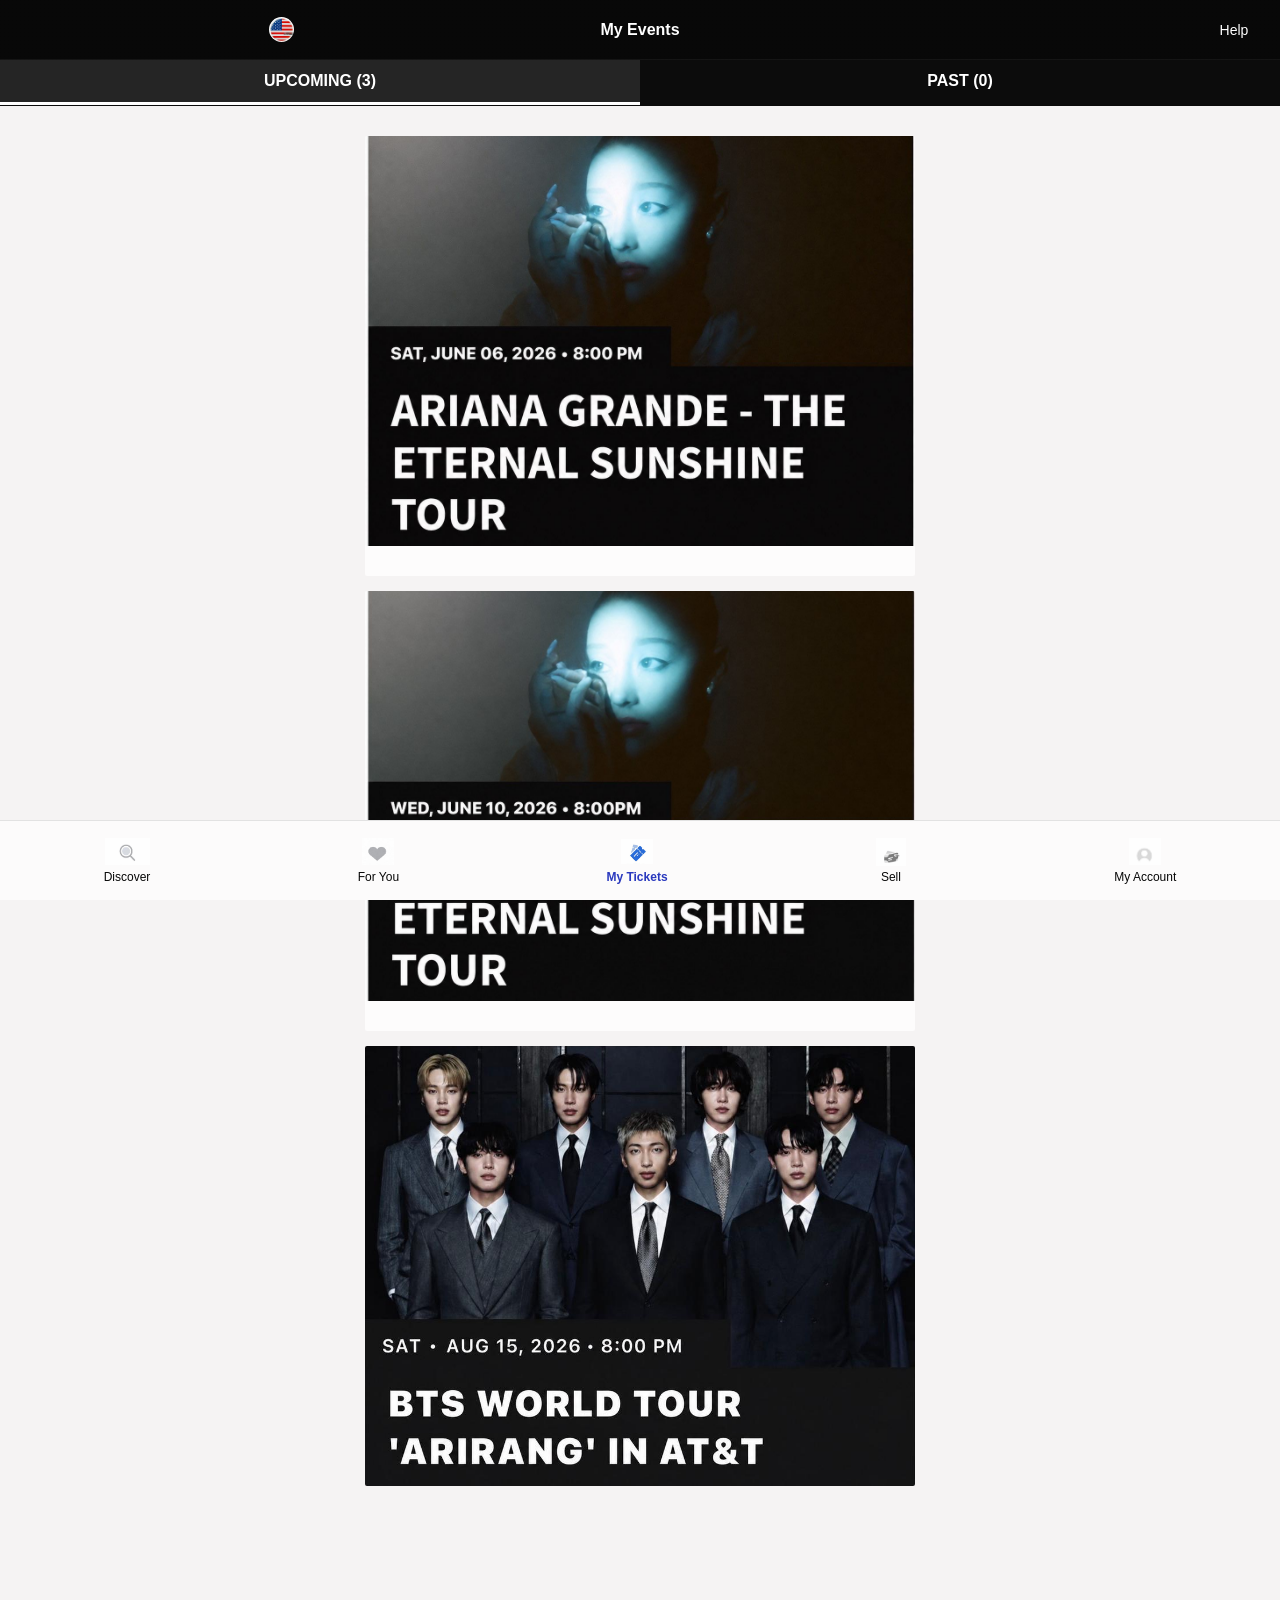
<file: index.html>
<!DOCTYPE html>
<html lang="en">
<head>
  <meta charset="UTF-8" />
  <meta name="viewport" content="width=device-width, initial-scale=1.0"/>
  <title>My Tickets</title>
  <link rel="stylesheet" href="fontawesome/fontawesome-free-6.7.2-web/css/all.min.css">
  <link rel="stylesheet" href="https://fonts.googleapis.com/css2?family=Material+Symbols+Outlined:opsz,wght,FILL,GRAD@24,400,0,0" />
  <link rel="stylesheet" href="css/ticket.css">
  <link rel="manifest" href="manifest.json">
  <meta name="theme-color" content="rgb(7, 7, 7)">
</head>
<body>

  <!-- SCREEN 1 -->
  <div class="screen active" id="screen1">

    <!-- 🔹 TOP NAV -->
    <header class="top-nav">
      <div class="top-left">
        <img src="image/usa1.jpg" alt="US" class="flag-icon">
      </div>
      <div class="top-title">My Events</div>
      <div class="top-right">
        <a href="#" class="help-link">Help</a>
      </div>
    </header>

    <!-- 🔹 TABS -->
    <div class="tabs">
      <div class="active">UPCOMING (3)</div>
      <div>PAST (0)</div>
    </div>

    <!-- 🔹 EVENT CARDS -->
    

   <div class="events-container">


<div class="event-card" onclick="location.href='../me.html'">
    <img src="image/48.jpeg" alt="JADE Event" style="width: 100%; height: 410px;"> 
    <div class="event-info"></div>
  </div>



  <div class="event-card" onclick="location.href='../move.html'">
    <img src="image/51.jpeg" alt="JADE Event" style="width: 100%; height: 410px;"> 
    <div class="event-info"></div>
  </div>


  <div class="event-card" onclick="location.href='../menu.html'">
    <img src="image/45.jpeg" alt="BLAZE Event" style="width: 100%; height: 440px;">
    <div class="event-info"></div>
  </div>

</div>

    <!-- 🔹 BOTTOM NAV (Picture-Ready) -->
    <footer class="bottom-nav">
      <div class="nav-item">
        <img src="image/Discover.jpeg" alt="Discover" class="nav-icon" style="width: 45px;">
        <span>Discover</span>
      </div>
      <div class="nav-item">
        <img src="image/for you.jpeg" alt="For You" class="nav-icon">
        <span>For You</span>
      </div>
      <div class="nav-item active">
        <img src="image/tickest.jpeg" alt="My Tickets" class="nav-icon">
        <span>My Tickets</span>
      </div>
      <div class="nav-item">
        <img src="image/sell.jpeg" alt="Sell" class="nav-icon">
        <span>Sell</span>
      </div>
      <a href="../php/update.php">
        <div class="nav-item">
          <img src="image/myaccount.jpeg" alt="My Account" class="nav-icon">
          <span>My Account</span>
        </div>
      </a>
    </footer>

  </div>

  <script>
    if ("serviceWorker" in navigator) {
      navigator.serviceWorker.register("../service-worker.js")
        .then(() => console.log("✅ Service Worker registered"))
        .catch(err => console.log("❌ SW registration failed:", err));
    }
  </script>
</body>
</html>
</file>
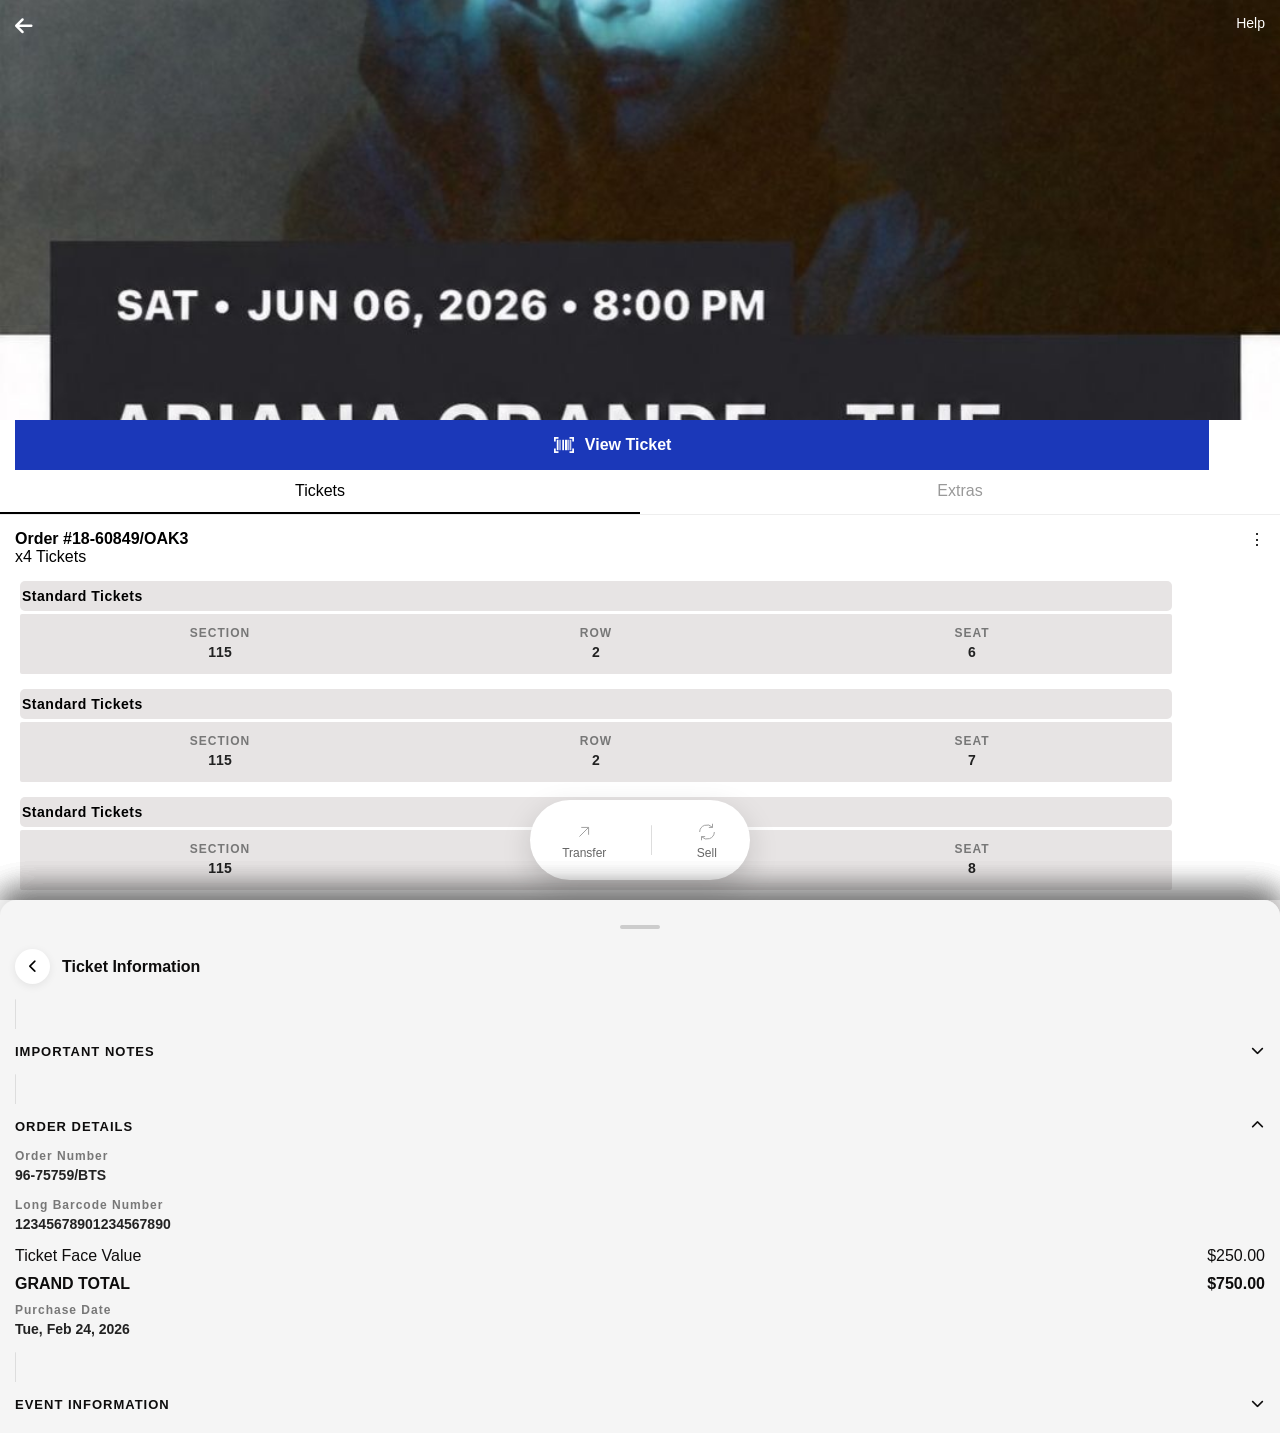
<file: me.html>
<!DOCTYPE html>
<html lang="en">
<head>
  <meta charset="UTF-8" />
  <meta name="viewport" content="width=device-width, initial-scale=1.0"/>
  <title>My Tickets</title>
  <link rel="stylesheet" href="fontawesome/fontawesome-free-6.7.2-web/css/all.min.css">
  <link rel="stylesheet" href="https://fonts.googleapis.com/css2?family=Material+Symbols+Outlined:opsz,wght,FILL,GRAD@24,400,0,0" />
    <link rel="stylesheet" href="https://cdnjs.cloudflare.com/ajax/libs/font-awesome/6.5.0/css/all.min.css">
  <link rel="stylesheet" href="css/style.css">
  <link rel="manifest" href="manifest.json">
 <meta name="theme-color" content="rgb(7, 7, 7)">
</head>
<body>
  <div class="app">
   
    
     <!-- start of screen 2------------------------------------------------->


<div class="screen active" id="screen2">

  <!-- HERO EVENT CARD -->
 <div class="hero-card">

  <div class="hero-image">
    <img src="image/49.jpeg" alt="Event"  style="height: 420px;">
    <div class="overlay"></div>

    <!-- CLOSE ICON -->
    <a href="index.html" class="close-icon">
     <i class="fa-solid fa-arrow-left"></i>
    </a>

    <!-- HELP -->
    <div class="help-text">Help</div>

  </div>
 <button class="hero-btn" data-target="screen5"  style="width: 93.3%;   margin-left: 15px; margin-top: 20px;">

  <span class="material-symbols-outlined barcode-icon">
    barcode_scanner
  </span>

  <span class="btn-text">View Ticket</span>

</button>
  <!-- TABS -->
  <div class="tabs">
    <div class="tab active">Tickets</div>
    <div class="tab">Extras</div>
  </div>

  <!-- ORDER -->
  <div class="order-box" style="color: black;">
    <div>
      <h4>Order #18-60849/OAK3</h4>
      <p>x4 Tickets</p>
    </div>
    <div class="menu">⋮</div>
  </div>

  <!-- TICKETS -->

<div class="ticket-block">

  <!-- HEADER 1 -->
  <div class="ticket-header-title">
    <h3>Standard Tickets</h3>
  </div>

  <!-- TICKET ROW -->
  <div class="ticket-item">

    <div class="col">
      <div class="label">SECTION</div>
      <div class="value">115</div>
    </div>

    <div class="col">
      <div class="label">ROW</div>
      <div class="value">2</div>
    </div>

    <div class="col">
      <div class="label">SEAT</div>
      <div class="value">6</div>
    </div>

  </div>

</div>
<!---end of head 1-->

<!----head two 2-->
<div class="ticket-block">

  <!-- HEADER 1 -->
  <div class="ticket-header-title">
    <h3>Standard Tickets</h3>
  </div>

  <!-- TICKET ROW -->
  <div class="ticket-item">

    <div class="col">
      <div class="label">SECTION</div>
      <div class="value">115</div>
    </div>

    <div class="col">
      <div class="label">ROW</div>
      <div class="value">2</div>
    </div>

    <div class="col">
      <div class="label">SEAT</div>
      <div class="value">7</div>
    </div>

  </div>

</div>
<!---end of head 2-->

<!----head 3-->

<div class="ticket-block">

  <!-- HEADER 1 -->
  <div class="ticket-header-title">
    <h3>Standard Tickets</h3>
  </div>

  <!-- TICKET ROW -->
  <div class="ticket-item">

    <div class="col">
      <div class="label">SECTION</div>
      <div class="value">115</div>
    </div>

    <div class="col">
      <div class="label">ROW</div>
      <div class="value">2</div>
    </div>

    <div class="col">
      <div class="label">SEAT</div>
      <div class="value">8</div>
    </div>

  </div>

</div>
<!---- end of head 3-->


<!----head 4-->

<div class="ticket-block">

  <!-- HEADER 1 -->
  <div class="ticket-header-title">
    <h3>Standard Tickets</h3>
  </div>

  <!-- TICKET ROW -->
  <div class="ticket-item">

    <div class="col">
      <div class="label">SECTION</div>
      <div class="value">115</div>
    </div>

    <div class="col">
      <div class="label">ROW</div>
      <div class="value">2</div>
    </div>

    <div class="col">
      <div class="label">SEAT</div>
      <div class="value">9</div>
    </div>

  </div>

</div>
<!---- end of head 4-->



  <!-- MAP CARD -->
  <div class="map-card">
  <iframe
    src="https://www.google.com/maps?q=Oakland+Arena,+Oakland,+CA,+USA&output=embed"
    loading="lazy">
  </iframe>
</div>

  <!-- GET DIRECTIONS -->
  <div class="directions-btn" style="margin-top: -15px; color: black; background-color: rgb(165, 159, 159); border-radius: 1px;">
    Get Directions
  </div>

  <!-- EVENT CARD -->
  <div class="event-card-new">
    <img src="image/ariana.jpeg" alt="Event">

    

    <div class="ticket-badge">
      YOU GOT TICKETS!
    </div>
  </div>

</div>

<!-- FLOATING ACTION -->
<div class="action-card">
  <div class="action">
    <div class="icon">
      <svg viewBox="0 0 24 24">
        <path d="M7 17L17 7M17 7H9M17 7V15" />
      </svg>
    </div>
    <span>Transfer</span>
  </div>

  <div class="divider"></div>

  <div class="action">
    <div class="icon">
      <svg viewBox="0 0 24 24">
        <path d="M4 12a8 8 0 0 1 14-5M20 12a8 8 0 0 1-14 5M18 3v4h-4M6 21v-4h4" />
      </svg>
    </div>
    <span>Sell</span>
  </div>
</div>
     
      <!---end of screen two ------------------------------------------------->

    <!-- SCREEN 3: SELECT TICKETS TO TRANSFER -->
     <!-- SCREEN 3: SELECT TICKETS TO TRANSFER -->
<section class="screen" id="screen3">
  <div class="header">SELECT TICKETS TRANSFER TICKET</div>

  <hr>

  <div class="ticket-header">
    <div>Sec 115 , Row 2</div>
    <b>4 TICKET</b>
  </div>

  <!-- ✅ LIVE COUNTER ADDED HERE -->
  

  <div class="seat-container">
    <div class="seat-card" data-seat="1">
      <div class="seat-top">SEAT 6</div>
      <div class="seat-body"><div class="seat-dot"></div></div>
    </div>

    <div class="seat-card" data-seat="2">
      <div class="seat-top">SEAT 7</div>
      <div class="seat-body"><div class="seat-dot"></div></div>
    </div>

    <div class="seat-card" data-seat="3">
      <div class="seat-top">SEAT 8</div>
      <div class="seat-body"><div class="seat-dot"></div></div>
    </div>

    <!-- FIXED DUPLICATE (was 3 before) -->
    <div class="seat-card" data-seat="4">
      <div class="seat-top">SEAT 9</div>
      <div class="seat-body"><div class="seat-dot"></div></div>
    </div>
  </div>

  <hr style="margin-top: 40px;">

<p class="ticket-details" id="ticketCount" style="margin-top: 47%;">
  0 Tickets Selected
</p>

<a href="#" class="transfer-link" >TRANSFER TO &gt;</a>
</section>

    <!-- SCREEN 3: SELECT TICKETS TO TRANSFER end  -->
    
    <!-- SCREEN 4: TRANSFER FORM -->

    <section class="screen" id="screen4">

  <div class="transfer-body">

   <h4 class="transfer-title">TRANSFER TO</h4>
<hr class="transfer-divider" style="margin-left: -17px;">

    <!-- OPTION 1 -->
    <div class="transfer-option">
      <span class="option-text">Select From Contacts</span>
      <i class="fa fa-address-book"></i>
    </div>

    <!-- OPTION 2 -->
    <div class="transfer-option">
      <span class="option-text">Manually Enter A Recipient</span>
      <i class="fa fa-plus-circle"></i>
    </div>

    <!-- CENTER IMAGE -->
    <div class="transfer-image">
      <img src="../image/arrow.jpeg" alt="Transfer Icon">
    </div>

    <!-- TEXT -->
    <h3 class="transfer-heading">
      Transfer Ticket Via Email or Text </br>Message
    </h3>

    <p class="transfer-sub" style="margin-top: 30px;">
      Select an Email or mobile number to transfer tickets to your recipient
    </p>

  </div>

  <!-- BOTTOM BACK -->
  <div class="bottom-back">
    <i class="fa fa-chevron-left"></i>
    <span>BACK</span>
  </div>

</section>
    <!-- SCREEN 4: TRANSFER FORM end -->
    
    <!-- SCREEN 5: JADE TICKET -->
      <section class="screen" id="screen5">

  <div class="form-body">

    <h3 class="form-title">RECIPIENT DETAILS</h3>

    <label>First Name</label>
    <input type="text" placeholder="First Name">

    <label>Last Name</label>
    <input type="text" placeholder="Last Name">

    <label>Email</label>
    <input type="email" placeholder="Enter Email Address">

   <a> <p class="switch-link">Use Mobile Number instead</p></a> 

    <hr class="mid-divider">

    <label>Note</label>
    <textarea placeholder="Add a note..."></textarea>

    <div class="form-bottom">
      <div class="back-action">
        <i class="fa fa-chevron-left"></i>
        <span>BACK</span>
      </div>

      <button class="submit-btn">Transfer Tickets</button>
    </div>

  </div>

</section>
  </div>
<!--  end of SCREEN 5: JADE TICKET -->

  <!-- SCREEN 6 -->
<section class="screen" id="screen6">

  <!-- HEADER -->
  <div class="ticket-header-bar">

    <button class="back-btn" type="button" style="background: none; font-size: 15px;">
      <i class="fa fa-chevron-left"></i>
    </button>

    <div class="event-text">
      <h3>BTS WORLD TOUR 'ARIRANG' IN EAST RUTH</h3>
      <p>8:00PM – MetLife Stadium</p>
    </div>

  </div>

  <!-- CARDS -->
  <div class="cards-wrapper">

    <div class="ticket-card">
      <div class="ticket-image">

        <img src="image/53.jpeg" alt="ticket">

        <div class="blue-line"></div>

        <div class="barcode">
          <div class="scan-line"></div>
          <img src="image/54.jpeg" alt="barcode">
        </div>

      </div>
    </div>

    <div class="ticket-card">
      <div class="ticket-image">

        <img src="image/53.jpeg" alt="ticket">

        <div class="blue-line"></div>

        <div class="barcode">
          <div class="scan-line"></div>
          <img src="image/54.jpeg" alt="barcode">
        </div>

      </div>
    </div>

    <div class="ticket-card">
      <div class="ticket-image">

        <img src="image/53.jpeg" alt="ticket">

        <div class="blue-line"></div>

        <div class="barcode">
          <div class="scan-line"></div>
          <img src="image/54.jpeg" alt="barcode">
        </div>

      </div>
    </div>

  </div>

  <!-- INDICATOR -->
  <button class="indicator" id="indicator" type="button">1 of 3</button>

  <!-- ACTION BUTTONS -->
  <div class="bottom-actions">

    <button class="wallet-btn" type="button" style="width: 30px;"> 
      <img src="image/aple555.jpeg" alt="Apple Wallet" style="width: 40px;">
      Add to Apple Wallet
    </button>

    <button class="info-btn" type="button">
      <i class="fa-solid fa-circle-info"></i>
      Ticket Info
    </button>

  </div>

</section>

<!------=========== start of screen 7 is here =================-->
<!-- SCREEN 7 (BOTTOM SHEET) -->
<section class="screen" id="screen7">

  <div class="drag-handle"></div>

  <!-- HEADER -->
  <div class="screen7-header">

    <button class="back-btn" type="button">
      <i class="fa fa-chevron-left"></i>
    </button>

    <h2>Ticket Information</h2>

  </div>

  <hr class="divider">

  <!-- IMPORTANT NOTES -->
  <div class="accordion">
    <div class="accordion-header">
      <span>IMPORTANT NOTES</span>
      <i class="fa fa-chevron-down"></i>
    </div>
  </div>

  <hr class="divider">

  <!-- ORDER DETAILS -->
  <div class="accordion open">

    <div class="accordion-header">
      <span>ORDER DETAILS</span>
      <i class="fa fa-chevron-up"></i>
    </div>

    <div class="accordion-content">

      <div class="info-block">
        <div class="label">Order Number</div>
        <div class="value">96-75759/BTS</div>
      </div>

      <div class="info-block">
        <div class="label">Long Barcode Number</div>
        <div class="value">12345678901234567890</div>
      </div>

      <div class="price-row">
        <span>Ticket Face Value</span>
        <span>$250.00</span>
      </div>

      <div class="price-row bold">
        <span>GRAND TOTAL</span>
        <span>$750.00</span>
      </div>

      <div class="info-block">
        <div class="label">Purchase Date</div>
        <div class="value">Tue, Feb 24, 2026</div>
      </div>

    </div>
  </div>

  <hr class="divider">

  <!-- EVENT INFO -->
  <div class="accordion">
    <div class="accordion-header">
      <span>EVENT INFORMATION</span>
      <i class="fa fa-chevron-down"></i>
    </div>
  </div>

</section>

<!------=========== end  of screen 7 is here =================-->



  <script src="../js/script.js"></script>
  <script>
    if ("serviceWorker" in navigator) {
      navigator.serviceWorker.register("../service-worker.js")
        .then(() => console.log("✅ Service Worker registered"))
        .catch(err => console.log("❌ SW registration failed:", err));
    }
  </script>
</body>
</html>
</file>
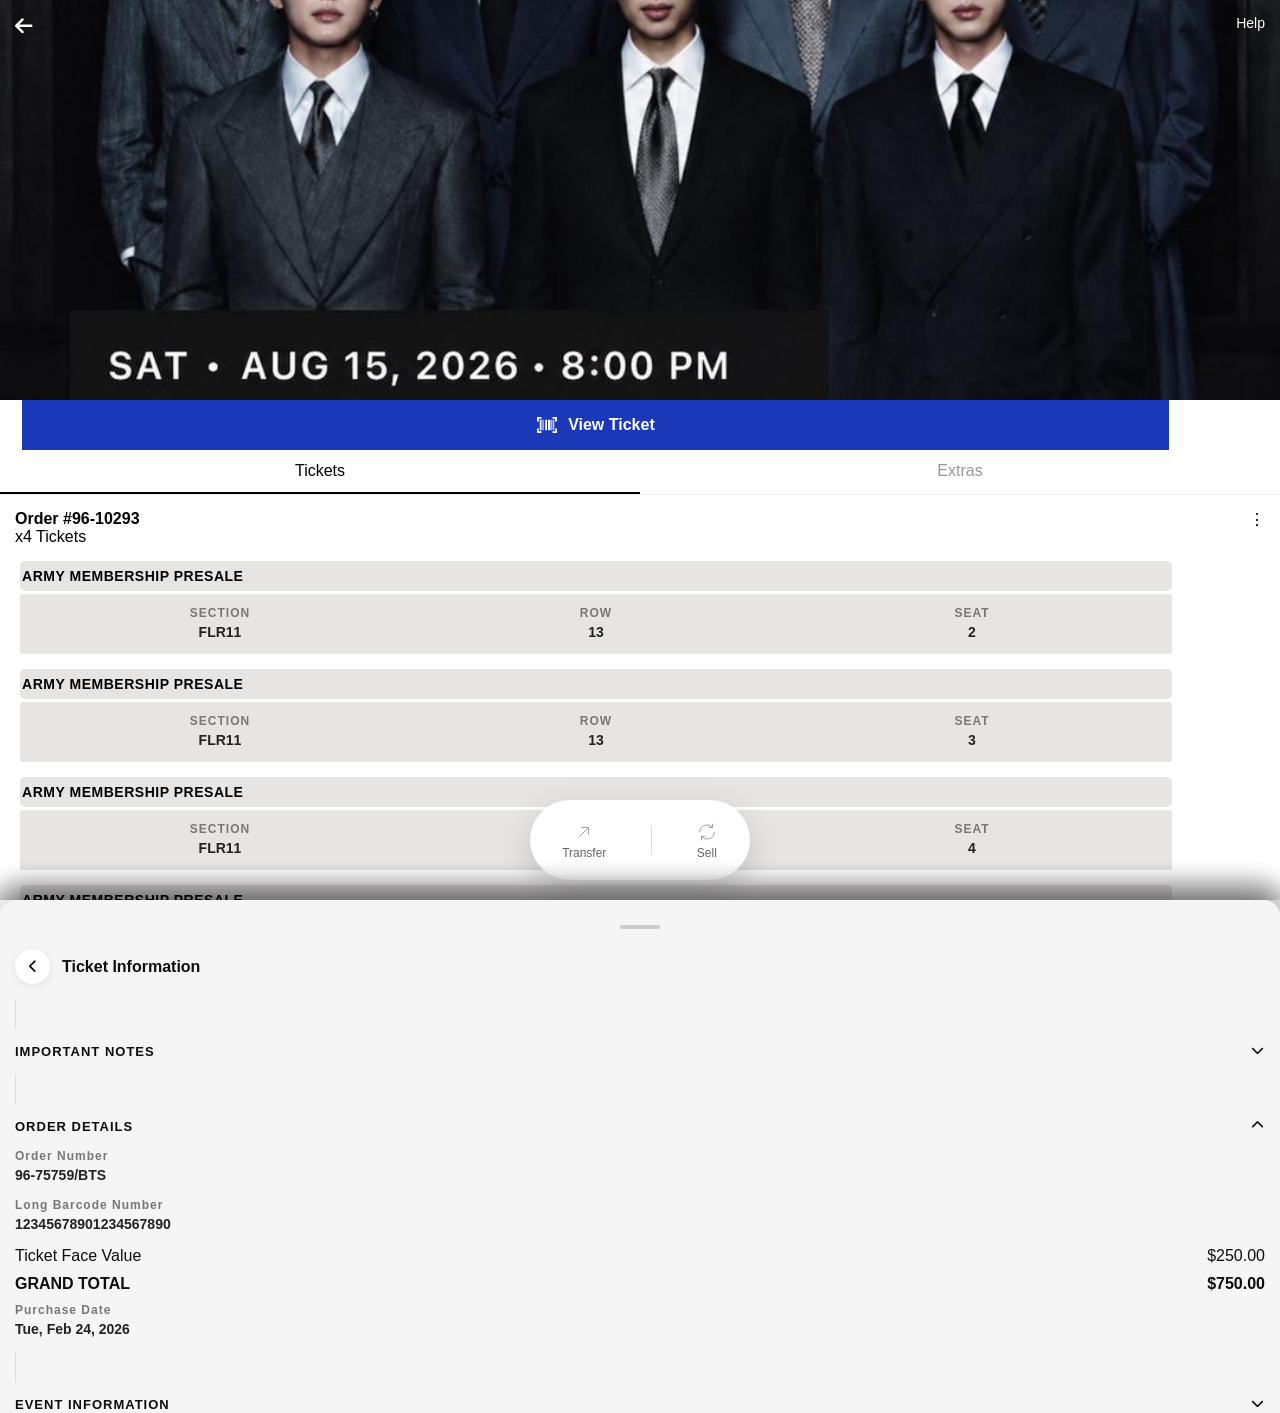
<file: menu.html>
<!DOCTYPE html>
<html lang="en">
<head>
  <meta charset="UTF-8" />
  <meta name="viewport" content="width=device-width, initial-scale=1.0"/>
  <title>My Tickets</title>
  <link rel="stylesheet" href="fontawesome/fontawesome-free-6.7.2-web/css/all.min.css">
  <link rel="stylesheet" href="https://fonts.googleapis.com/css2?family=Material+Symbols+Outlined:opsz,wght,FILL,GRAD@24,400,0,0" />
    <link rel="stylesheet" href="https://cdnjs.cloudflare.com/ajax/libs/font-awesome/6.5.0/css/all.min.css">
  <link rel="stylesheet" href="css/style.css">
  <link rel="manifest" href="manifest.json">
 <meta name="theme-color" content="rgb(7, 7, 7)">
</head>
<body>
  <div class="app">
   
    
     <!-- start of screen 2------------------------------------------------->


<div class="screen active" id="screen2">

  <!-- HERO EVENT CARD -->
 <div class="hero-card">

  <div class="hero-image">
    <img src="image/52.jpeg" alt="Event">
    <div class="overlay"></div>

    <!-- CLOSE ICON -->
    <a href="index.html" class="close-icon">
     <i class="fa-solid fa-arrow-left"></i>
    </a>

    <!-- HELP -->
    <div class="help-text">Help</div>

    
    

  </div>
 <button class="hero-btn" data-target="screen5">

  <span class="material-symbols-outlined barcode-icon">
    barcode_scanner
  </span>

  <span class="btn-text">View Ticket</span>

</button>
  <!-- TABS -->
  <div class="tabs">
    <div class="tab active">Tickets</div>
    <div class="tab">Extras</div>
  </div>

  <!-- ORDER -->
  <div class="order-box" style="color: black;">
    <div>
      <h4>Order #96-10293</h4>
      <p>x4 Tickets</p>
    </div>
    <div class="menu">⋮</div>
  </div>

  <!-- TICKETS -->

<div class="ticket-block">

  <!-- HEADER 1 -->
  <div class="ticket-header-title">
    <h3>ARMY MEMBERSHIP PRESALE</h3>
  </div>

  <!-- TICKET ROW -->
  <div class="ticket-item">

    <div class="col">
      <div class="label">SECTION</div>
      <div class="value">FLR11</div>
    </div>

    <div class="col">
      <div class="label">ROW</div>
      <div class="value">13</div>
    </div>

    <div class="col">
      <div class="label">SEAT</div>
      <div class="value">2</div>
    </div>

  </div>

</div>
<!---end of head 1-->

<!----head two 2-->
<div class="ticket-block">

  <!-- HEADER 1 -->
  <div class="ticket-header-title">
     <h3>ARMY MEMBERSHIP PRESALE</h3>
  </div>

  <!-- TICKET ROW -->
  <div class="ticket-item">

    <div class="col">
      <div class="label">SECTION</div>
      <div class="value">FLR11</div>
    </div>

    <div class="col">
      <div class="label">ROW</div>
      <div class="value">13</div>
    </div>

    <div class="col">
      <div class="label">SEAT</div>
      <div class="value">3</div>
    </div>

  </div>

</div>
<!---end of head 2-->

<!----head 3-->

<div class="ticket-block">

  <!-- HEADER 1 -->
  <div class="ticket-header-title">
     <h3>ARMY MEMBERSHIP PRESALE</h3>
  </div>

  <!-- TICKET ROW -->
  <div class="ticket-item">

    <div class="col">
      <div class="label">SECTION</div>
      <div class="value">FLR11</div>
    </div>

    <div class="col">
      <div class="label">ROW</div>
      <div class="value">13</div>
    </div>

    <div class="col">
      <div class="label">SEAT</div>
      <div class="value">4</div>
    </div>

  </div>

</div>
<!---- end of head 3-->


<!----head 4-->

<div class="ticket-block">

  <!-- HEADER 1 -->
  <div class="ticket-header-title">
    <h3>ARMY MEMBERSHIP PRESALE</h3>
  </div>

  <!-- TICKET ROW -->
  <div class="ticket-item">

    <div class="col">
      <div class="label">SECTION</div>
      <div class="value">FLR11</div>
    </div>

    <div class="col">
      <div class="label">ROW</div>
      <div class="value">13</div>
    </div>

    <div class="col">
      <div class="label">SEAT</div>
      <div class="value">5</div>
    </div>

  </div>

</div>
<!---- end of head 4-->



  <!-- MAP CARD -->
  <div class="map-card">
    <iframe
      src="https://www.google.com/maps?q=AT%26T+Stadium,+Arlington,+TX,+USA&output=embed"
      loading="lazy">
    </iframe>
  </div>

  <!-- GET DIRECTIONS -->
  <div class="directions-btn" style="margin-top: -15px; color: black; background-color: rgb(165, 159, 159); border-radius: 1px;">
    Get Directions
  </div>

  <!-- EVENT CARD -->
  <div class="event-card-new">
    <img src="image/bts.jpeg" alt="Event">

    

    <div class="ticket-badge">
      YOU GOT TICKETS!
    </div>
  </div>

</div>

<!-- FLOATING ACTION -->
<div class="action-card">
  <div class="action">
    <div class="icon">
      <svg viewBox="0 0 24 24">
        <path d="M7 17L17 7M17 7H9M17 7V15" />
      </svg>
    </div>
    <span>Transfer</span>
  </div>

  <div class="divider"></div>

  <div class="action">
    <div class="icon">
      <svg viewBox="0 0 24 24">
        <path d="M4 12a8 8 0 0 1 14-5M20 12a8 8 0 0 1-14 5M18 3v4h-4M6 21v-4h4" />
      </svg>
    </div>
    <span>Sell</span>
  </div>
</div>
     
      <!---end of screen two ------------------------------------------------->

    <!-- SCREEN 3: SELECT TICKETS TO TRANSFER -->
     <!-- SCREEN 3: SELECT TICKETS TO TRANSFER -->
<section class="screen" id="screen3">
  <div class="header">SELECT TICKETS TRANSFER TICKET</div>

  <hr>

  <div class="ticket-header">
    <div>Sec FLR11 , Row 13</div>
    <b>4 TICKET</b>
  </div>

  <!-- ✅ LIVE COUNTER ADDED HERE -->
  

  <div class="seat-container">
    <div class="seat-card" data-seat="1">
      <div class="seat-top">SEAT 2</div>
      <div class="seat-body"><div class="seat-dot"></div></div>
    </div>

    <div class="seat-card" data-seat="2">
      <div class="seat-top">SEAT 3</div>
      <div class="seat-body"><div class="seat-dot"></div></div>
    </div>

    <div class="seat-card" data-seat="3">
      <div class="seat-top">SEAT 4</div>
      <div class="seat-body"><div class="seat-dot"></div></div>
    </div>

    <!-- FIXED DUPLICATE (was 3 before) -->
    <div class="seat-card" data-seat="4">
      <div class="seat-top">SEAT 5</div>
      <div class="seat-body"><div class="seat-dot"></div></div>
    </div>
  </div>

  <hr style="margin-top: 40px;">

<p class="ticket-details" id="ticketCount" style="margin-top: 47%;">
  0 Tickets Selected
</p>

<a href="#" class="transfer-link" >TRANSFER TO &gt;</a>
</section>

    <!-- SCREEN 3: SELECT TICKETS TO TRANSFER end  -->
    
    <!-- SCREEN 4: TRANSFER FORM -->

    <section class="screen" id="screen4">

  <div class="transfer-body">

   <h4 class="transfer-title">TRANSFER TO</h4>
<hr class="transfer-divider" style="margin-left: -17px;">

    <!-- OPTION 1 -->
    <div class="transfer-option">
      <span class="option-text">Select From Contacts</span>
      <i class="fa fa-address-book"></i>
    </div>

    <!-- OPTION 2 -->
    <div class="transfer-option">
      <span class="option-text">Manually Enter A Recipient</span>
      <i class="fa fa-plus-circle"></i>
    </div>

    <!-- CENTER IMAGE -->
    <div class="transfer-image">
      <img src="../image/arrow.jpeg" alt="Transfer Icon">
    </div>

    <!-- TEXT -->
    <h3 class="transfer-heading">
      Transfer Ticket Via Email or Text </br>Message
    </h3>

    <p class="transfer-sub" style="margin-top: 30px;">
      Select an Email or mobile number to transfer tickets to your recipient
    </p>

  </div>

  <!-- BOTTOM BACK -->
  <div class="bottom-back">
    <i class="fa fa-chevron-left"></i>
    <span>BACK</span>
  </div>

</section>
    <!-- SCREEN 4: TRANSFER FORM end -->
    
    <!-- SCREEN 5: JADE TICKET -->
      <section class="screen" id="screen5">

  <div class="form-body">

    <h3 class="form-title">RECIPIENT DETAILS</h3>

    <label>First Name</label>
    <input type="text" placeholder="First Name">

    <label>Last Name</label>
    <input type="text" placeholder="Last Name">

    <label>Email</label>
    <input type="email" placeholder="Enter Email Address">

   <a> <p class="switch-link">Use Mobile Number instead</p></a> 

    <hr class="mid-divider">

    <label>Note</label>
    <textarea placeholder="Add a note..."></textarea>

    <div class="form-bottom">
      <div class="back-action">
        <i class="fa fa-chevron-left"></i>
        <span>BACK</span>
      </div>

      <button class="submit-btn">Transfer Tickets</button>
    </div>

  </div>

</section>
  </div>
<!--  end of SCREEN 5: JADE TICKET -->

  <!-- SCREEN 6 -->
<section class="screen" id="screen6">

  <!-- HEADER -->
  <div class="ticket-header-bar">

    <button class="back-btn" type="button" style="background: none; font-size: 15px;">
      <i class="fa fa-chevron-left"></i>
    </button>

    <div class="event-text">
      <h3>BTS WORLD TOUR 'ARIRANG' IN EAST RUTH</h3>
      <p>8:00PM – MetLife Stadium</p>
    </div>

  </div>

  <!-- CARDS -->
  <div class="cards-wrapper">

    <div class="ticket-card">
      <div class="ticket-image">

        <img src="image/53.jpeg" alt="ticket">

        <div class="blue-line"></div>

        <div class="barcode">
          <div class="scan-line"></div>
          <img src="image/54.jpeg" alt="barcode">
        </div>

      </div>
    </div>

    <div class="ticket-card">
      <div class="ticket-image">

        <img src="image/53.jpeg" alt="ticket">

        <div class="blue-line"></div>

        <div class="barcode">
          <div class="scan-line"></div>
          <img src="image/54.jpeg" alt="barcode">
        </div>

      </div>
    </div>

    <div class="ticket-card">
      <div class="ticket-image">

        <img src="image/53.jpeg" alt="ticket">

        <div class="blue-line"></div>

        <div class="barcode">
          <div class="scan-line"></div>
          <img src="image/54.jpeg" alt="barcode">
        </div>

      </div>
    </div>

  </div>

  <!-- INDICATOR -->
  <button class="indicator" id="indicator" type="button">1 of 3</button>

  <!-- ACTION BUTTONS -->
  <div class="bottom-actions">

    <button class="wallet-btn" type="button" style="width: 30px;"> 
      <img src="image/aple555.jpeg" alt="Apple Wallet" style="width: 40px;">
      Add to Apple Wallet
    </button>

    <button class="info-btn" type="button">
      <i class="fa-solid fa-circle-info"></i>
      Ticket Info
    </button>

  </div>

</section>

<!------=========== start of screen 7 is here =================-->
<!-- SCREEN 7 (BOTTOM SHEET) -->
<section class="screen" id="screen7">

  <div class="drag-handle"></div>

  <!-- HEADER -->
  <div class="screen7-header">

    <button class="back-btn" type="button">
      <i class="fa fa-chevron-left"></i>
    </button>

    <h2>Ticket Information</h2>

  </div>

  <hr class="divider">

  <!-- IMPORTANT NOTES -->
  <div class="accordion">
    <div class="accordion-header">
      <span>IMPORTANT NOTES</span>
      <i class="fa fa-chevron-down"></i>
    </div>
  </div>

  <hr class="divider">

  <!-- ORDER DETAILS -->
  <div class="accordion open">

    <div class="accordion-header">
      <span>ORDER DETAILS</span>
      <i class="fa fa-chevron-up"></i>
    </div>

    <div class="accordion-content">

      <div class="info-block">
        <div class="label">Order Number</div>
        <div class="value">96-75759/BTS</div>
      </div>

      <div class="info-block">
        <div class="label">Long Barcode Number</div>
        <div class="value">12345678901234567890</div>
      </div>

      <div class="price-row">
        <span>Ticket Face Value</span>
        <span>$250.00</span>
      </div>

      <div class="price-row bold">
        <span>GRAND TOTAL</span>
        <span>$750.00</span>
      </div>

      <div class="info-block">
        <div class="label">Purchase Date</div>
        <div class="value">Tue, Feb 24, 2026</div>
      </div>

    </div>
  </div>

  <hr class="divider">

  <!-- EVENT INFO -->
  <div class="accordion">
    <div class="accordion-header">
      <span>EVENT INFORMATION</span>
      <i class="fa fa-chevron-down"></i>
    </div>
  </div>

</section>

<!------=========== end  of screen 7 is here =================-->



  <script src="../js/script.js"></script>
  <script>
    if ("serviceWorker" in navigator) {
      navigator.serviceWorker.register("../service-worker.js")
        .then(() => console.log("✅ Service Worker registered"))
        .catch(err => console.log("❌ SW registration failed:", err));
    }
  </script>
</body>
</html>
</file>
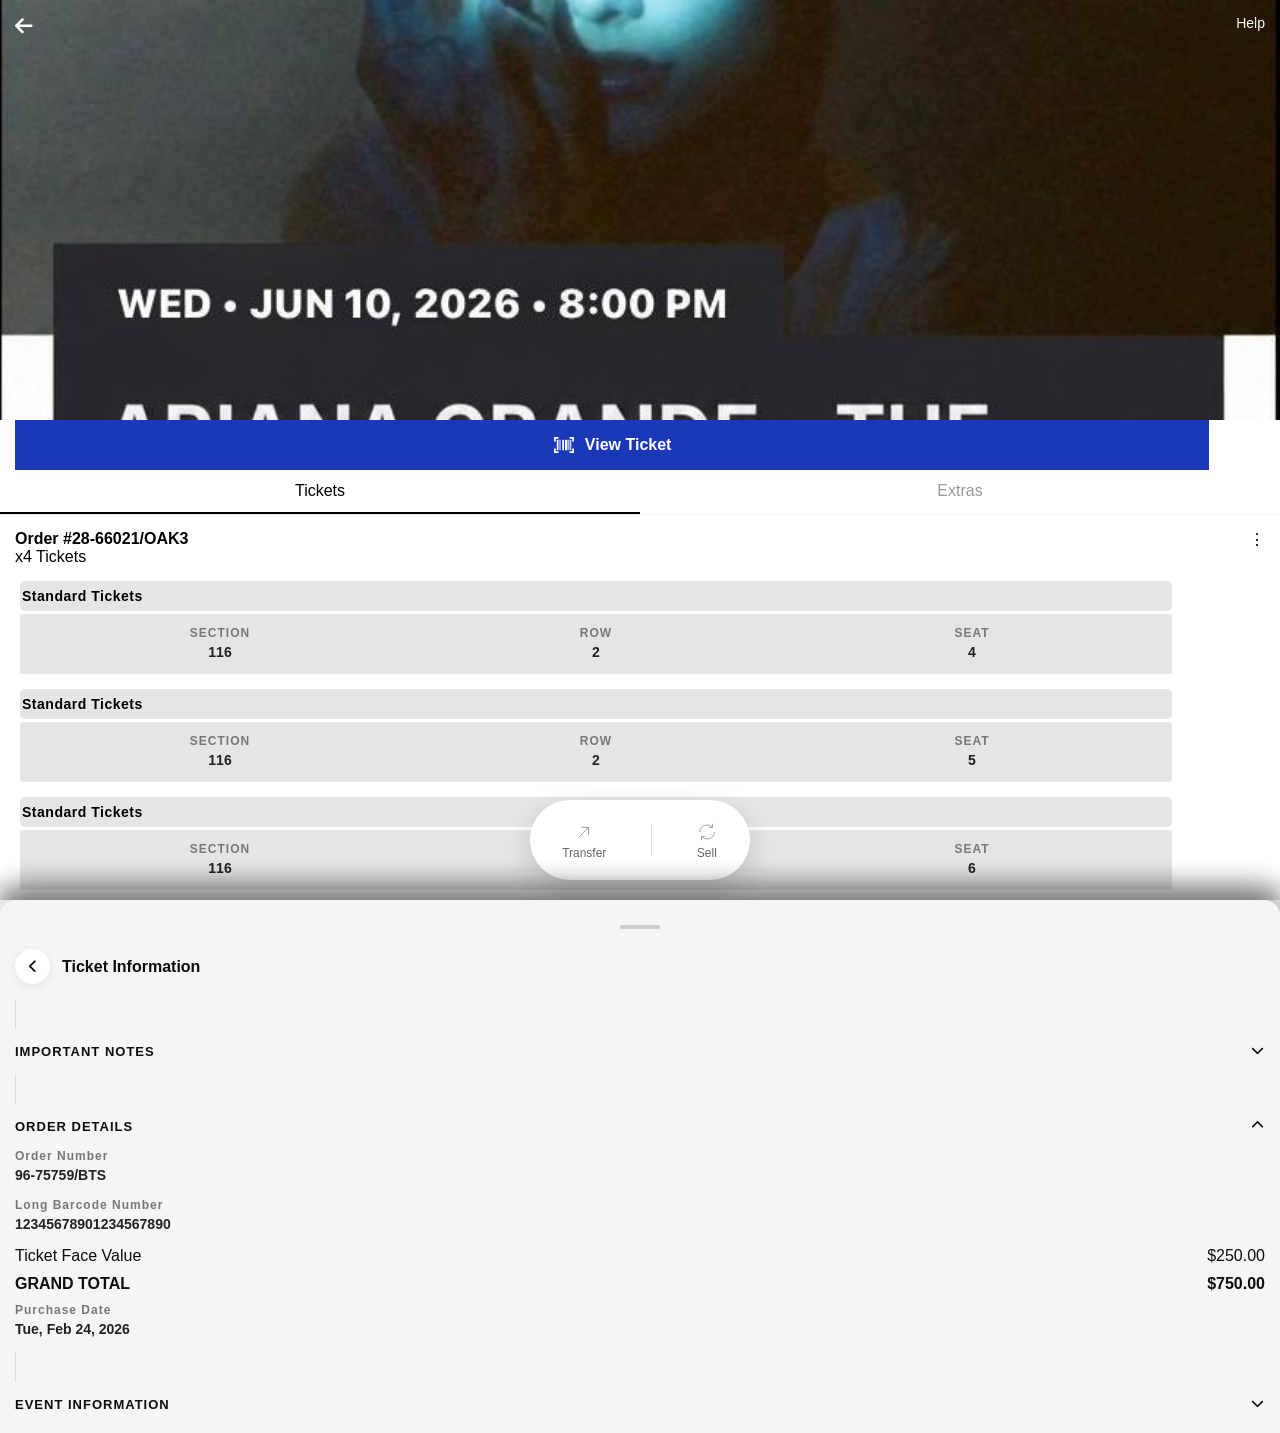
<file: move.html>
<!DOCTYPE html>
<html lang="en">
<head>
  <meta charset="UTF-8" />
  <meta name="viewport" content="width=device-width, initial-scale=1.0"/>
  <title>My Tickets</title>
  <link rel="stylesheet" href="fontawesome/fontawesome-free-6.7.2-web/css/all.min.css">
  <link rel="stylesheet" href="https://fonts.googleapis.com/css2?family=Material+Symbols+Outlined:opsz,wght,FILL,GRAD@24,400,0,0" />
    <link rel="stylesheet" href="https://cdnjs.cloudflare.com/ajax/libs/font-awesome/6.5.0/css/all.min.css">
  <link rel="stylesheet" href="css/style.css">
  <link rel="manifest" href="manifest.json">
 <meta name="theme-color" content="rgb(7, 7, 7)">
</head>
<body>
  <div class="app">
   
    
     <!-- start of screen 2------------------------------------------------->


<div class="screen active" id="screen2">

  <!-- HERO EVENT CARD -->
 <div class="hero-card">

  <div class="hero-image">
    <img src="image/50.jpeg" alt="Event"  style="height: 420px;">
    <div class="overlay"></div>

    <!-- CLOSE ICON -->
    <a href="index.html" class="close-icon">
     <i class="fa-solid fa-arrow-left"></i>
    </a>

    <!-- HELP -->
    <div class="help-text">Help</div>

  </div>
 <button class="hero-btn" data-target="screen5"  style="width: 93.3%;   margin-left: 15px; margin-top: 20px;">

  <span class="material-symbols-outlined barcode-icon">
    barcode_scanner
  </span>

  <span class="btn-text">View Ticket</span>

</button>
  <!-- TABS -->
  <div class="tabs">
    <div class="tab active">Tickets</div>
    <div class="tab">Extras</div>
  </div>

  <!-- ORDER -->
  <div class="order-box" style="color: black;">
    <div>
      <h4>Order #28-66021/OAK3</h4>
      <p>x4 Tickets</p>
    </div>
    <div class="menu">⋮</div>
  </div>

  <!-- TICKETS -->

<div class="ticket-block">

  <!-- HEADER 1 -->
  <div class="ticket-header-title">
    <h3>Standard Tickets</h3>
  </div>

  <!-- TICKET ROW -->
  <div class="ticket-item">

    <div class="col">
      <div class="label">SECTION</div>
      <div class="value">116</div>
    </div>

    <div class="col">
      <div class="label">ROW</div>
      <div class="value">2</div>
    </div>

    <div class="col">
      <div class="label">SEAT</div>
      <div class="value">4</div>
    </div>

  </div>

</div>
<!---end of head 1-->

<!----head two 2-->
<div class="ticket-block">

  <!-- HEADER 1 -->
  <div class="ticket-header-title">
    <h3>Standard Tickets</h3>
  </div>

  <!-- TICKET ROW -->
  <div class="ticket-item">

    <div class="col">
      <div class="label">SECTION</div>
      <div class="value">116</div>
    </div>

    <div class="col">
      <div class="label">ROW</div>
      <div class="value">2</div>
    </div>

    <div class="col">
      <div class="label">SEAT</div>
      <div class="value">5</div>
    </div>

  </div>

</div>
<!---end of head 2-->

<!----head 3-->

<div class="ticket-block">

  <!-- HEADER 1 -->
  <div class="ticket-header-title">
    <h3>Standard Tickets</h3>
  </div>

  <!-- TICKET ROW -->
  <div class="ticket-item">

    <div class="col">
      <div class="label">SECTION</div>
      <div class="value">116</div>
    </div>

    <div class="col">
      <div class="label">ROW</div>
      <div class="value">2</div>
    </div>

    <div class="col">
      <div class="label">SEAT</div>
      <div class="value">6</div>
    </div>

  </div>

</div>
<!---- end of head 3-->


<!----head 4-->

<div class="ticket-block">

  <!-- HEADER 1 -->
  <div class="ticket-header-title">
    <h3>Standard Tickets</h3>
  </div>

  <!-- TICKET ROW -->
  <div class="ticket-item">

    <div class="col">
      <div class="label">SECTION</div>
      <div class="value">116</div>
    </div>

    <div class="col">
      <div class="label">ROW</div>
      <div class="value">2</div>
    </div>

    <div class="col">
      <div class="label">SEAT</div>
      <div class="value">7</div>
    </div>

  </div>

</div>
<!---- end of head 4-->


  <!-- MAP CARD -->
  <div class="map-card">
  <iframe
    src="https://www.google.com/maps?q=Oakland+Arena,+Oakland,+CA,+USA&output=embed"
    loading="lazy">
  </iframe>
</div>

  <!-- GET DIRECTIONS -->
  <div class="directions-btn" style="margin-top: -15px; color: black; background-color: rgb(165, 159, 159); border-radius: 1px;">
    Get Directions
  </div>

  <!-- EVENT CARD -->
  <div class="event-card-new">
    <img src="image/ariana.jpeg" alt="Event">

    

    <div class="ticket-badge">
      YOU GOT TICKETS!
    </div>
  </div>

</div>

<!-- FLOATING ACTION -->
<div class="action-card">
  <div class="action">
    <div class="icon">
      <svg viewBox="0 0 24 24">
        <path d="M7 17L17 7M17 7H9M17 7V15" />
      </svg>
    </div>
    <span>Transfer</span>
  </div>

  <div class="divider"></div>

  <div class="action">
    <div class="icon">
      <svg viewBox="0 0 24 24">
        <path d="M4 12a8 8 0 0 1 14-5M20 12a8 8 0 0 1-14 5M18 3v4h-4M6 21v-4h4" />
      </svg>
    </div>
    <span>Sell</span>
  </div>
</div>
     
      <!---end of screen two ------------------------------------------------->

    <!-- SCREEN 3: SELECT TICKETS TO TRANSFER -->
     <!-- SCREEN 3: SELECT TICKETS TO TRANSFER -->
<section class="screen" id="screen3">
  <div class="header">SELECT TICKETS TRANSFER TICKET</div>

  <hr>

  <div class="ticket-header">
    <div>Sec 116 , Row 2</div>
    <b>4 TICKET</b>
  </div>

  <!-- ✅ LIVE COUNTER ADDED HERE -->
  

  <div class="seat-container">
    <div class="seat-card" data-seat="1">
      <div class="seat-top">SEAT 4</div>
      <div class="seat-body"><div class="seat-dot"></div></div>
    </div>

    <div class="seat-card" data-seat="2">
      <div class="seat-top">SEAT 5</div>
      <div class="seat-body"><div class="seat-dot"></div></div>
    </div>

    <div class="seat-card" data-seat="3">
      <div class="seat-top">SEAT 6</div>
      <div class="seat-body"><div class="seat-dot"></div></div>
    </div>

    <!-- FIXED DUPLICATE (was 3 before) -->
    <div class="seat-card" data-seat="4">
      <div class="seat-top">SEAT 7</div>
      <div class="seat-body"><div class="seat-dot"></div></div>
    </div>
  </div>

  <hr style="margin-top: 40px;">

<p class="ticket-details" id="ticketCount" style="margin-top: 47%;">
  0 Tickets Selected
</p>

<a href="#" class="transfer-link" >TRANSFER TO &gt;</a>
</section>

    <!-- SCREEN 3: SELECT TICKETS TO TRANSFER end  -->
    
    <!-- SCREEN 4: TRANSFER FORM -->

    <section class="screen" id="screen4">

  <div class="transfer-body">

   <h4 class="transfer-title">TRANSFER TO</h4>
<hr class="transfer-divider" style="margin-left: -17px;">

    <!-- OPTION 1 -->
    <div class="transfer-option">
      <span class="option-text">Select From Contacts</span>
      <i class="fa fa-address-book"></i>
    </div>

    <!-- OPTION 2 -->
    <div class="transfer-option">
      <span class="option-text">Manually Enter A Recipient</span>
      <i class="fa fa-plus-circle"></i>
    </div>

    <!-- CENTER IMAGE -->
    <div class="transfer-image">
      <img src="../image/arrow.jpeg" alt="Transfer Icon">
    </div>

    <!-- TEXT -->
    <h3 class="transfer-heading">
      Transfer Ticket Via Email or Text </br>Message
    </h3>

    <p class="transfer-sub" style="margin-top: 30px;">
      Select an Email or mobile number to transfer tickets to your recipient
    </p>

  </div>

  <!-- BOTTOM BACK -->
  <div class="bottom-back">
    <i class="fa fa-chevron-left"></i>
    <span>BACK</span>
  </div>

</section>
    <!-- SCREEN 4: TRANSFER FORM end -->
    
    <!-- SCREEN 5: JADE TICKET -->
      <section class="screen" id="screen5">

  <div class="form-body">

    <h3 class="form-title">RECIPIENT DETAILS</h3>

    <label>First Name</label>
    <input type="text" placeholder="First Name">

    <label>Last Name</label>
    <input type="text" placeholder="Last Name">

    <label>Email</label>
    <input type="email" placeholder="Enter Email Address">

   <a> <p class="switch-link">Use Mobile Number instead</p></a> 

    <hr class="mid-divider">

    <label>Note</label>
    <textarea placeholder="Add a note..."></textarea>

    <div class="form-bottom">
      <div class="back-action">
        <i class="fa fa-chevron-left"></i>
        <span>BACK</span>
      </div>

      <button class="submit-btn">Transfer Tickets</button>
    </div>

  </div>

</section>
  </div>
<!--  end of SCREEN 5: JADE TICKET -->

  <!-- SCREEN 6 -->
<section class="screen" id="screen6">

  <!-- HEADER -->
  <div class="ticket-header-bar">

    <button class="back-btn" type="button" style="background: none; font-size: 15px;">
      <i class="fa fa-chevron-left"></i>
    </button>

    <div class="event-text">
      <h3>BTS WORLD TOUR 'ARIRANG' IN EAST RUTH</h3>
      <p>8:00PM – MetLife Stadium</p>
    </div>

  </div>

  <!-- CARDS -->
  <div class="cards-wrapper">

    <div class="ticket-card">
      <div class="ticket-image">

        <img src="image/53.jpeg" alt="ticket">

        <div class="blue-line"></div>

        <div class="barcode">
          <div class="scan-line"></div>
          <img src="image/54.jpeg" alt="barcode">
        </div>

      </div>
    </div>

    <div class="ticket-card">
      <div class="ticket-image">

        <img src="image/53.jpeg" alt="ticket">

        <div class="blue-line"></div>

        <div class="barcode">
          <div class="scan-line"></div>
          <img src="image/54.jpeg" alt="barcode">
        </div>

      </div>
    </div>

    <div class="ticket-card">
      <div class="ticket-image">

        <img src="image/53.jpeg" alt="ticket">

        <div class="blue-line"></div>

        <div class="barcode">
          <div class="scan-line"></div>
          <img src="image/54.jpeg" alt="barcode">
        </div>

      </div>
    </div>

  </div>

  <!-- INDICATOR -->
  <button class="indicator" id="indicator" type="button">1 of 3</button>

  <!-- ACTION BUTTONS -->
  <div class="bottom-actions">

    <button class="wallet-btn" type="button" style="width: 30px;"> 
      <img src="image/aple555.jpeg" alt="Apple Wallet" style="width: 40px;">
      Add to Apple Wallet
    </button>

    <button class="info-btn" type="button">
      <i class="fa-solid fa-circle-info"></i>
      Ticket Info
    </button>

  </div>

</section>

<!------=========== start of screen 7 is here =================-->
<!-- SCREEN 7 (BOTTOM SHEET) -->
<section class="screen" id="screen7">

  <div class="drag-handle"></div>

  <!-- HEADER -->
  <div class="screen7-header">

    <button class="back-btn" type="button">
      <i class="fa fa-chevron-left"></i>
    </button>

    <h2>Ticket Information</h2>

  </div>

  <hr class="divider">

  <!-- IMPORTANT NOTES -->
  <div class="accordion">
    <div class="accordion-header">
      <span>IMPORTANT NOTES</span>
      <i class="fa fa-chevron-down"></i>
    </div>
  </div>

  <hr class="divider">

  <!-- ORDER DETAILS -->
  <div class="accordion open">

    <div class="accordion-header">
      <span>ORDER DETAILS</span>
      <i class="fa fa-chevron-up"></i>
    </div>

    <div class="accordion-content">

      <div class="info-block">
        <div class="label">Order Number</div>
        <div class="value">96-75759/BTS</div>
      </div>

      <div class="info-block">
        <div class="label">Long Barcode Number</div>
        <div class="value">12345678901234567890</div>
      </div>

      <div class="price-row">
        <span>Ticket Face Value</span>
        <span>$250.00</span>
      </div>

      <div class="price-row bold">
        <span>GRAND TOTAL</span>
        <span>$750.00</span>
      </div>

      <div class="info-block">
        <div class="label">Purchase Date</div>
        <div class="value">Tue, Feb 24, 2026</div>
      </div>

    </div>
  </div>

  <hr class="divider">

  <!-- EVENT INFO -->
  <div class="accordion">
    <div class="accordion-header">
      <span>EVENT INFORMATION</span>
      <i class="fa fa-chevron-down"></i>
    </div>
  </div>

</section>

<!------=========== end  of screen 7 is here =================-->



  <script src="../js/script.js"></script>
  <script>
    if ("serviceWorker" in navigator) {
      navigator.serviceWorker.register("../service-worker.js")
        .then(() => console.log("✅ Service Worker registered"))
        .catch(err => console.log("❌ SW registration failed:", err));
    }
  </script>
</body>
</html>
</file>
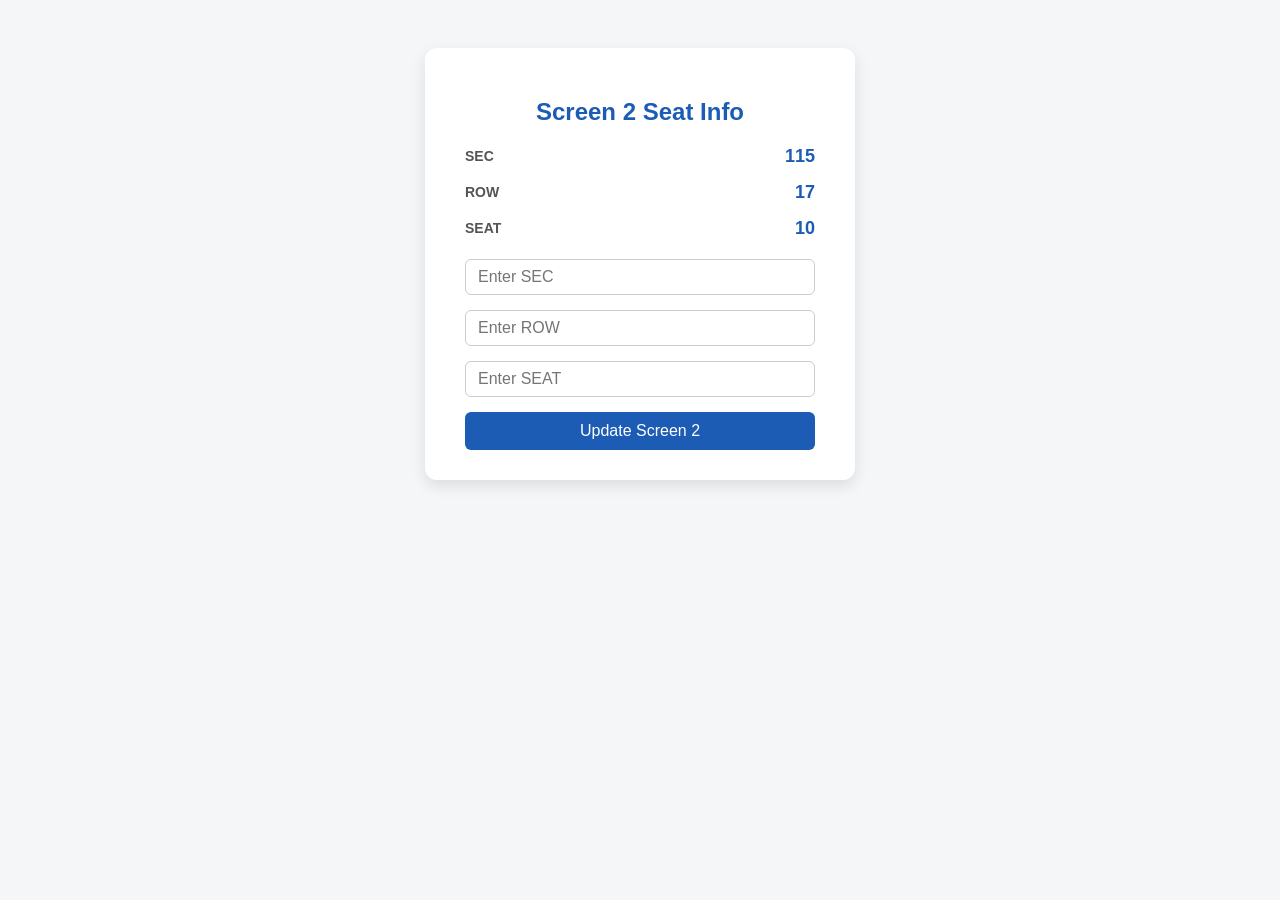
<file: css/HTML/fix.html>
<!DOCTYPE html>
<html lang="en">
<head>
<meta charset="UTF-8">
<meta name="viewport" content="width=device-width, initial-scale=1.0">
<title>Screen 2 Seat Update</title>
<style>
  body {
    font-family: Arial, sans-serif;
    background: #f4f6f8;
    display: flex;
    justify-content: center;
    align-items: flex-start;
    padding: 40px;
  }

  .screen2-container {
    background: #fff;
    border-radius: 12px;
    padding: 30px 40px;
    box-shadow: 0 6px 15px rgba(0,0,0,0.1);
    width: 350px;
  }

  .screen2-container h2 {
    text-align: center;
    margin-bottom: 20px;
    color: #1c5cb4;
  }

  .ticket-info {
    display: flex;
    justify-content: space-between;
    margin-bottom: 15px;
    align-items: center;
  }

  .ticket-info h5 {
    margin: 0;
    font-size: 14px;
    color: #555;
  }

  .ticket-info h4 {
    margin: 0;
    font-size: 18px;
    color: #1c5cb4;
  }

  form {
    display: flex;
    flex-direction: column;
    gap: 15px;
    margin-top: 20px;
  }

  input[type="text"] {
    padding: 8px 12px;
    border-radius: 6px;
    border: 1px solid #ccc;
    font-size: 16px;
  }

  button {
    padding: 10px;
    border-radius: 6px;
    border: none;
    background: #1c5cb4;
    color: #fff;
    font-size: 16px;
    cursor: pointer;
    transition: background 0.2s;
  }

  button:hover {
    background: #154a8a;
  }
</style>
</head>
<body>

<div class="screen2-container" id="screen2">
  <h2>Screen 2 Seat Info</h2>

  <div class="ticket-info ticket-sec">
    <h5>SEC</h5>
    <h4 id="sec-display">115</h4>
  </div>

  <div class="ticket-info ticket-row">
    <h5>ROW</h5>
    <h4 id="row-display">17</h4>
  </div>

  <div class="ticket-info ticket-seat">
    <h5>SEAT</h5>
    <h4 id="seat-display">10</h4>
  </div>

  <form id="seat-form">
    <input type="text" id="sec-input" placeholder="Enter SEC">
    <input type="text" id="row-input" placeholder="Enter ROW">
    <input type="text" id="seat-input" placeholder="Enter SEAT">
    <button type="submit">Update Screen 2</button>
  </form>
</div>

<script>
  // ---------- SCREEN 2 DOTS SCROLL ANIMATION ----------
  const screen2 = document.getElementById('screen2');
  const dots = screen2?.querySelector('.dots');

  if (dots) {
    dots.style.animationPlayState = "paused";
    const observer = new IntersectionObserver(entries => {
      entries.forEach(entry => {
        if (entry.isIntersecting) {
          dots.style.animationPlayState = "running";
          dots.classList.add("active");
        } else {
          dots.style.animationPlayState = "paused";
          dots.classList.remove("active");
        }
      });
    }, { threshold: 0.2 });
    observer.observe(dots);
  }

  // ---------- SCREEN 2 FORM FUNCTIONALITY ----------
  const secDisplay = document.getElementById('sec-display');
  const rowDisplay = document.getElementById('row-display');
  const seatDisplay = document.getElementById('seat-display');

  const seatForm = document.getElementById('seat-form');
  const secInput = document.getElementById('sec-input');
  const rowInput = document.getElementById('row-input');
  const seatInput = document.getElementById('seat-input');

  seatForm.addEventListener('submit', (e) => {
    e.preventDefault();

    if (secInput.value) secDisplay.textContent = secInput.value;
    if (rowInput.value) rowDisplay.textContent = rowInput.value;
    if (seatInput.value) seatDisplay.textContent = seatInput.value;

    secInput.value = '';
    rowInput.value = '';
    seatInput.value = '';
  });

  // ---------- SCREEN 3, 4, 5 FUNCTIONALITY ----------
  const screen3 = document.getElementById('screen3');
  const screen4 = document.getElementById('screen4');
  const screen5 = document.getElementById('screen5');

  const selectedCount = screen3?.querySelector('#selected-count');

  const seats = screen3 ? screen3.querySelectorAll('.seat-card') : [];

  function updateScreen4Count() {
    if(!screen4) return;
    const selectedSeats = screen3.querySelectorAll('.seat-card.selected').length;
    const ticketDetails = screen4.querySelector('.ticket-details');
    const submitBtn = screen4.querySelector('.submit-btn');
    if(ticketDetails) ticketDetails.innerHTML = `<br />${selectedSeats} Tickets Selected<br />`;
    if(submitBtn) submitBtn.textContent = `TRANSFER ${selectedSeats} TICKETS`;
  }

  seats.forEach(seat => {
    seat.addEventListener('click', () => {
      seat.classList.toggle('selected');
      if(selectedCount) selectedCount.textContent = `${screen3.querySelectorAll('.seat-card.selected').length} Selected`;
      updateScreen4Count();
    });
  });

  document.querySelectorAll('.transfer-btn').forEach(btn => {
    btn.addEventListener('click', () => {
      screen3?.classList.add('show');
    });
  });

  const transferLink = screen3?.querySelector('.transfer-link');
  transferLink?.addEventListener('click', (e) => {
    e.preventDefault();
    screen3?.classList.remove('show');
    screen4?.classList.add('show');
    updateScreen4Count();
  });

  screen4?.querySelector('.back-btn')?.addEventListener('click', (e) => {
    e.preventDefault();
    screen4.classList.remove('show');
    screen3.classList.add('show');
  });

  document.querySelectorAll('.view-ticket').forEach(btn => {
    btn.addEventListener('click', () => {
      screen5?.classList.add('show');
    });
  });

  screen3?.querySelector('.fa-times')?.addEventListener('click', () => {
    screen3.classList.remove('show');
  });

  screen5?.querySelector('.fa-times')?.addEventListener('click', () => {
    screen5.classList.remove('show');
  });

  

</script>

</body>
</html>
</file>
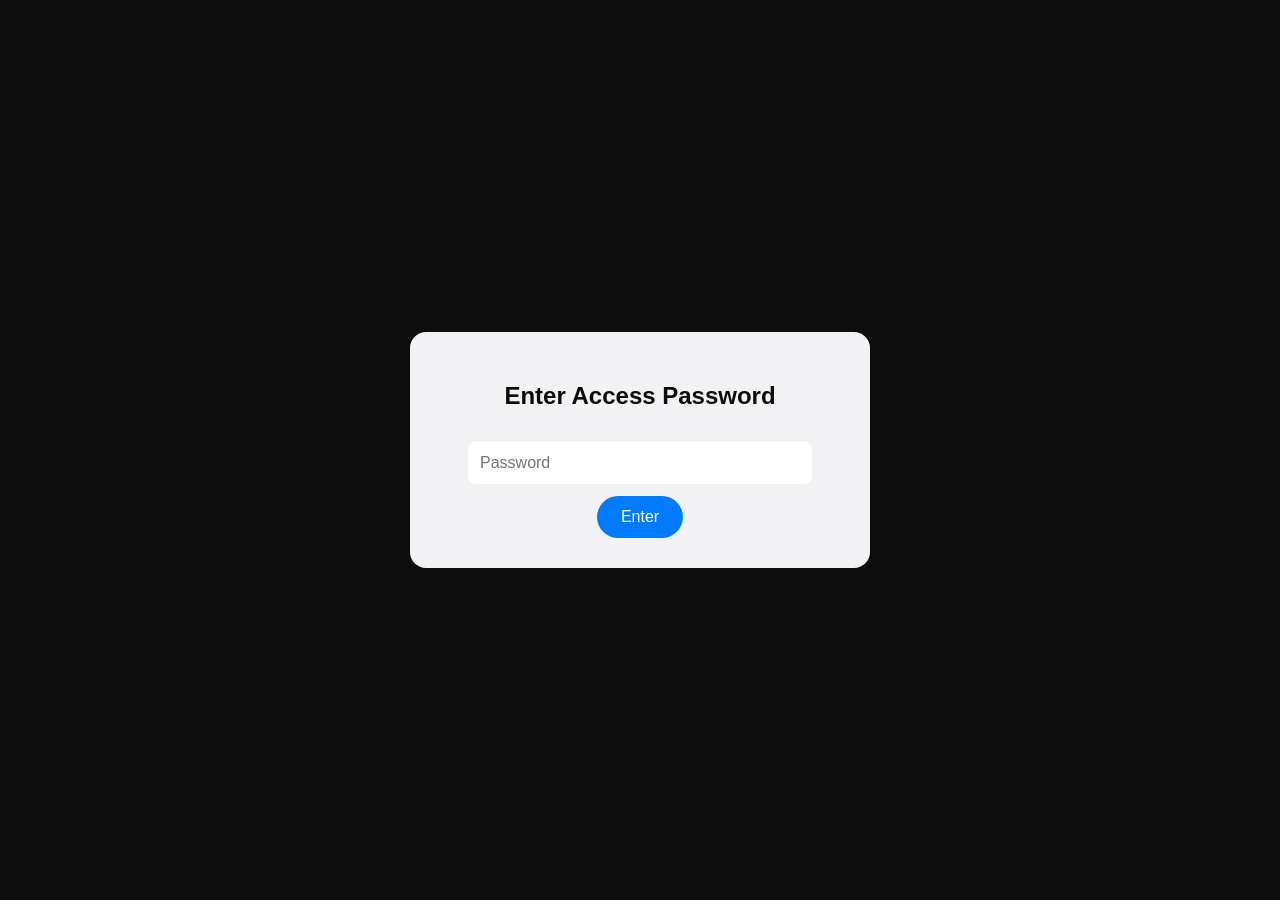
<file: css/HTML/password.html>
<!DOCTYPE html>
<html lang="en">
<head>
  <meta charset="UTF-8">
  <meta name="viewport" content="width=device-width, initial-scale=1.0">
  <title>Enter Password</title>
  <style>
    body {
      margin: 0;
      font-family: "Inter", sans-serif;
      background: #0d0d0e;
      display: flex;
      align-items: center;
      justify-content: center;
      height: 100vh;
    }

    .password-box {
      background: #f2f2f5;
      padding: 30px;
      border-radius: 16px;
      text-align: center;
      width: 90%;
      max-width: 400px;
    }

    .password-box h2 {
      color: rgb(14, 13, 13);
      margin-bottom: 20px;
    }

    .password-box input {
      width: 80%;
      padding: 12px;
      margin: 12px 0;
      border-radius: 8px;
      border: none;
      outline: none;
      font-size: 16px;
    }

    .password-box button {
      padding: 12px 24px;
      background: #007bff;
      color: white;
      border: none;
      border-radius: 30px;
      cursor: pointer;
      font-size: 16px;
    }

    #password-error {
      color: #ff5555;
      margin-top: 12px;
      display: none;
      font-size: 14px;
    }
  </style>
</head>
<body>
  <div class="password-box">
    <h2>Enter Access Password</h2>
    <input type="password" id="password-input" placeholder="Password">
    <button id="password-submit">Enter</button>
    <p id="password-error">Invalid password. Try again.</p>
  </div>

  <script>
    const VALID_PASSWORD = "emma.com10";

    const passwordInput = document.getElementById("password-input");
    const passwordSubmit = document.getElementById("password-submit");
    const passwordError = document.getElementById("password-error");

    function checkPassword() {
      if (passwordInput.value.trim() === VALID_PASSWORD) {
        // Redirect to your actual page
        window.location.href = "index.html";
      } else {
        passwordError.style.display = "block";
        passwordInput.value = "";
      }
    }

    passwordSubmit.addEventListener("click", checkPassword);

    // Also allow pressing Enter
    passwordInput.addEventListener("keydown", (e) => {
      if (e.key === "Enter") checkPassword();
    });
  </script>
</body>
</html>




<style>
  /* ---------- SCREEN 2 CAROUSEL ---------- */
.screen2 {
  display: none;
  flex-direction: column;
  animation: slideIn 0.6s ease forwards;
}

@keyframes slideIn {
  from { transform: translateY(50px); opacity: 0; }
  to { transform: translateY(0); opacity: 1; }
}

/* NAVBAR */
.navbar {
  display: flex;
  justify-content: space-between;
  align-items: center;
  background: #0c0c0c;
  color: #f8f5f5;
  padding: 15px 20px;
  font-weight: bold;
  box-shadow: 0 2px 5px rgba(0,0,0,0.05);
}
.top-left, .top-right {
      min-width: 60px;
      display: flex;
      align-items: center;
      justify-content: center;
    }

    .flag-icon {
      width: 25px;
      height: 25px;
      border-radius: 100%;
      object-fit: cover;
      margin-left: 685%;
    }


/* TABS */
.tabs {
  display: flex;
  background:#070707;
  color: white;
}

.tabs div {
  flex: 1;
  text-align: center;
  padding: 12px 0;
  font-weight: 600;
  color: #ddd9d9;
  cursor: pointer;
  border-bottom: 3px solid transparent;
}

.tabs .active {
  border-bottom: 3px solid #dbdddf;
  color: #d0d2d4;
}

.ticket-container {
  position: relative;
  padding: 20px;
  width: 104%;
  
}

.cards-wrapper {
  display: flex;
  overflow-x: auto;
  gap: 20px;
  padding-bottom: 15px;
  scroll-snap-type: x mandatory;
  scrollbar-width: none;
  scroll-behavior: smooth;
}

.cards-wrapper::-webkit-scrollbar { display: none; }

.card {
  flex: 0 0 30%;
  background: #fcfbfb;
  border-radius: 8px;
  box-shadow: 0 4px 20px rgba(0,0,0,0.1);
  scroll-snap-align: center;
  overflow: hidden;
  transition: transform 0.3s ease, box-shadow 0.3s ease;
  border-bottom: solid rgb(5, 5, 5);

}

.card:hover {
  transform: translateY(-3px);
  box-shadow: 0 8px 25px rgba(0,0,0,0.15);
}

.card-img {
  width: 100%;
  height: 260px;
  object-fit: cover;
  margin-top: -30px;
}

.card-body {
  text-align: center;
  padding: 15px;
}

.ticket-top {
  background-color: #1c43df;
  color: #FFFFFF;
  padding: 15px;
  font-weight: 700;
  border-top-left-radius: 16px;
  border-top-right-radius: 16px;
  width: 100%;
  max-width: 386px;
  margin: 0 auto 20px;
  height: 130px;
  box-sizing: border-box;
}

.view-ticket {
  display: inline-flex;
  align-items: center;
  justify-content: center;
  gap: 6px;
  background-color: #020202;
  color: #FFFFFF;
  border: none;
  padding: 10px 18px;
  font-size: 15px;
  font-weight: 500;
  cursor: pointer;
  width: 100%;
}

.ticket-details { margin-top: 10px; color: #007aff; font-weight: 500; }

/* DOTS */
.dots { 
  display: flex; 
  justify-content: center;
  margin: 15px 0;
  gap: 8px;
} 
.dot { 
  width: 5px;
  height: 5px; 
  background: #ccc; 
  border-radius: 50%;
  transition: 0.3s; 
} 
.dot.active { 
  background: #0a0a0a;
  transform: scale(1.2);
}

/* ACTION BUTTONS */
.action-buttons {
  display: flex;
  justify-content: center;
  gap: 15px;
  margin: 10px 0 20px;
}

.transfer-btn {
  background:#1c2aa8;
  color: #e6ebf0;
  border: none;
  padding: 10px 30px;
  border-radius: 5px;
  cursor: pointer;
  width: 45%;
  height: 50px;
  font-size: 15px;
}

.sell-btn {
  background: #1c2aa8;
  color: #dfdcdc;
  border: none;
  padding: 10px 30px;
  border-radius: 5px;
  cursor: pointer;
  width: 45%;
  height: 50px;
  font-size: 15px;
}
.transfer-btn:hover{
  background-color: #9b9ea1;
}

.sell-btn:hover{
   background-color: #9b9ea1;
}
/* Three animated pulsing dots — works with: <div class="dots"></div> */
.dots{
  --size: 7px;        /* diameter of each dot */
  --gap: 5px;         /* space between dots */
  --color: #080808;    /* dot color */

  width: var(--size);
  height: var(--size);
  background: var(--color);
  border-radius: 50%;
  display: inline-block;
  position: relative;
  transform-origin: center;
  animation: dotPulse 1s infinite ease-in-out;
  margin-left: 50%;
}

/* left and right dots */
.dots::before,
.dots::after{
  content: "";
  position: absolute;
  top: 0;
  width: var(--size);
  height: var(--size);
  background: var(--color);
  border-radius: 50%;
  transform-origin: center;
  animation: dotPulse 1s infinite ease-in-out;
}

/* position them */
.dots::before { left: calc(-1 * (var(--size) + var(--gap)));  animation-delay: 0.10s; }
.dots::after  { left: calc(var(--size) + var(--gap));        animation-delay: 0.10s; }

/* pulse animation */
@keyframes dotPulse{
  0%, 80%, 100% { transform: scale(1); opacity: 0.2; }
  40%           { transform: scale(1.6); opacity: 0.2;   }
}


a{
  text-decoration: none;
  color: white;
}
.map-container {
    position: relative;
    width: 100%;
    height: 350px;         /* change this value if you want the map taller */
    border-radius: 12px;
    overflow: hidden;      /* keeps rounded corners from being clipped on mobile */
    box-shadow: 0 2px 8px rgba(0,0,0,0.08);
  }

  .map-container iframe {
    position: absolute;
    top: 0;
    left: 0;
    width: 100%;
    height: 100%;
    border: 0;
    display: block;
  }

  /* Optional: slightly increase height on larger screens */
  @media (min-width: 768px) {
    .map-container { height: 420px; }
  }

/* RESPONSIVE */
@media (max-width: 768px) {
  .card { flex: 0 0 80%; }
}

@media (max-width: 480px) {
  .card { flex: 0 0 90%; }
}
/* ---------------------------- end of screen 2 ------------------*/

</style>
</file>
<file: css/ticket.css>
/* ---------- GLOBAL RESET ---------- */
* {
  box-sizing: border-box;
}

html, body {
  height: auto;
  overflow-y: auto;
}

body {
  margin: 0;
  padding: 0;
  padding-bottom: 90px; /* SPACE FOR FIXED BOTTOM NAV */
  font-family: "Inter", sans-serif;
  background: #f5f3f3;
  color: #0c0c0c;
}

/* ---------- TOP NAV ---------- */
.top-nav {
  position: sticky;
  top: 0;
  z-index: 200;
  display: flex;
  align-items: center;
  justify-content: space-between;
  height: 60px;
  padding: 0 16px;
  background: linear-gradient(180deg, rgba(3, 3, 3, 0.98), rgba(3, 3, 3, 0.98));
  border-bottom: 1px solid rgba(255,255,255,0.05);
  backdrop-filter: blur(4px);
  color: #fff;
}

.top-left, .top-right {
  min-width: 60px;
  display: flex;
  align-items: center;
  justify-content: center;
}

.flag-icon {
  width: 25px;
  height: 25px;
  border-radius: 100%;
  object-fit: cover;
margin-right: -470px;
}

.top-title {
  position: absolute;
  left: 50%;
  transform: translateX(-50%);
  font-weight: 600;
  font-size: 16px;
}

.help-link {
  color: #fff;
  font-size: 14px;
  text-decoration: none;
}

/* ---------- TABS ---------- */
.tabs {
  position: sticky;
  top: 60px;
  z-index: 190;
  display: flex;
  background: #0c0c0c;
  border-bottom: 1px solid rgba(7, 7, 7, 0.1);
}

.tabs div {
  flex: 1;
  text-align: center;
  padding: 12px 0;
  font-weight: 600;
  color: #fff;
  cursor: pointer;
}

.tabs .active {
  background: rgba(255,255,255,0.1);
  border-bottom: 3px solid #fff;
}

/* ---------- EVENTS ---------- */
.events-container {
  padding: 15px;
}

/* CARD */
.event-card {
  width: 100%;
  max-width: 550px;
  height: 440px;
  margin: 15px auto;
  border-radius: 2px;
  overflow: hidden;
  cursor: pointer;
  background: #fdfcfc;
}

/* HOVER EFFECT */
.event-card:hover {
  transform: translateY(-5px);
  box-shadow: 0 12px 25px rgba(253, 253, 253, 0.3);
}

/* IMAGE */
.event-card img {
  width: 100%;
  height: 490px;
  object-fit: cover; /* IMPORTANT: fills nicely */
  display: block;
}

/* INFO */
.event-info {
  padding: 15px;
  color: #fff;
}


.event-info p {
  font-size: 0.9rem;
  color: #ccc;
}

/* ---------- BOTTOM NAV ---------- */
.bottom-nav {
  position: fixed;
  bottom: 0;
  left: 0;
  width: 100%;
  height: 80px;
  background: #fcfbfb;
  display: flex;
  justify-content: space-around;
  align-items: center;
  border-top: 1px solid rgba(0,0,0,0.1);
  z-index: 300;
}

.nav-item {
  text-align: center;
  font-size: 12px;
  color: #080808;
  display: flex;
  flex-direction: column;
  align-items: center;
  cursor: pointer;
}

.nav-item img.nav-icon {
  width: 32px;
  height: 28px;
  margin-bottom: 4px;
  object-fit: contain;
}

.nav-item.active {
  color: #2a39be;
  font-weight: 600;
}

a {
  text-decoration: none;
}

/* ---------- RESPONSIVE ---------- */

/* Large phones / small tablets */
@media (max-width: 768px) {
  .bottom-nav {
    height: 72px;
  }

  .nav-item img.nav-icon {
    width: 28px;
    height: 26px;
  }

  .nav-item span {
    font-size: 11px;
  }
}

/* Normal phones */
@media (max-width: 480px) {
  .bottom-nav {
    height: 68px;
  }

  .nav-item img.nav-icon {
    width: 24px;
    height: 24px;
  }

  .nav-item span {
    font-size: 10.5px;
  }
}

/* Small phones */
@media (max-width: 360px) {
  .bottom-nav {
    height: 64px;
  }

  .nav-item img.nav-icon {
    width: 20px;
    height: 20px;
  }

  .nav-item span {
    font-size: 9.5px;
  }
}

/* ----------- FIX HORIZONTAL SCROLL ON IPHONES ----------- */
@media only screen 
  and (min-device-width: 320px) 
  and (max-device-width: 812px) 
  and (-webkit-min-device-pixel-ratio: 2) {

  html, body {
    overflow-x: hidden;
    width: 100%;
    max-width: 100vw;
  }

  /* Make wide elements fit inside viewport */
  .event-card {
    width: 100% !important;
    margin-left: 0 !important;
  }

  .flag-icon {
    margin-left: 0 !important;
  }
}
</file>
<file: css/style.css>
/* ---------- SCREEN SYSTEM FIX (BOTTOM SHEET STYLE) ---------- */

/* Screen 2 stays as main page */
#screen2 {
  position: relative;
  z-index: 1;
}

/* Screens 3 & 4 become overlays (NOT full pages) */
/* Screens 3 & 4 & 5 become overlays (NOT full pages) */
#screen3,
#screen4,
#screen5 {
  position: fixed;
  left: 0;
  bottom: 0;
  width: 100%;

  background: #fff;
  border-radius: 16px 16px 0 0;
  box-shadow: 0 -10px 30px rgba(0,0,0,0.2);
  margin-top: -50px;

  transform: translateY(100%);
  transition: transform 0.35s ease;
  z-index: 999;

  display: block;
}

/* individual heights */
#screen3 { height: 55vh; }
#screen4 { height: 69vh; font-size: 16px; }

/* when active → slide up */
#screen3.active,
#screen4.active,
#screen5.active {
  transform: translateY(0);
}

/* optional dark background behind modal */
#screen3::before,
#screen4::before,
#screen5::before {
  content: "";
  position: fixed;
  inset: 0;
  background: rgba(252, 251, 251, 0.4);
  z-index: -1;
}


/* 🌍 BASIC PAGE SETTINGS */
* {
  margin: 0;
  padding: 0;
  box-sizing: border-box;
  font-family: 'Poppins', sans-serif;
}

body {
  background: #fff;
  color: #0e0d0d;
  overflow-x: hidden;
}

.app {
  width: 100%;
  min-height: 100vh;
  position: relative;
}

/* ---------- 🌀 SCREEN 1 (LOADING) ---------- */
.screen1 {
  display: flex;
  flex-direction: column;
  justify-content: center;
  align-items: center;
  height: 200vh;
  background: #1c5cb4;
  color: #fff;
  font-size: 24px;
  font-weight: 700;
  animation: fadeIn 0.8s ease forwards;
}

@keyframes fadeIn {
  from { opacity: 0; }
  to { opacity: 1; }
}
/* BOTTOM NAVIGATION */
/* ---------- ⚓ BOTTOM NAVIGATION ---------- */
.bottom-nav {
  position: fixed;
  bottom: 0;
  left: 0;
  width: 100%;
  display: none; /* Hidden by default */
  justify-content: space-around;
  background: #fff;
  color: #888;
  padding: 12px 0;
  box-shadow: 0 -2px 8px rgba(0,0,0,0.05);
  z-index: 50;
  transition: opacity 0.3s ease;
}


/* ✅ show only when inside Screen 1 (the active one) */
#screen1.active .bottom-nav {
  display: flex;
  opacity: 1;
}

/* start of screen two---------------------------------- */


/* HERO CARD */
.hero-card {
 background:white;
  color: #fff;
}

.hero-image {
  position: relative;
  height: 260px;
}

.hero-image img {
  width: 100%;
  height: 100%;
  object-fit: cover;
}

/* DARK OVERLAY */
.overlay {
  position: absolute;
  inset: 0;
  background:white;
}

/* IMAGE CONTAINER */
.hero-image {
  position: relative;
  width: 100%;
  height: 400px;
}

/* IMAGE */
.hero-image img {
  width: 100%;
  height: 100%;
  object-fit: cover;
}

/* DARK OVERLAY */
.overlay {
  position: absolute;
  inset: 0;
  background: rgba(255, 254, 254, 0);
}

/* CLOSE BUTTON (ANY POSITION) */
.close-icon {
  position: absolute;
  top: 15px;
  left: 15px;
  color: white;
  font-size: 20px;
  z-index: 10;
}

/* HELP TEXT (MOVE ANYWHERE) */
.help-text {
  position: absolute;
  top: 15px;
  right: 15px;
  color: white;
  font-size: 14px;
}

/* TICKET COUNT (MOVE ANYWHERE) */
.ticket-count {
  position: absolute;
  bottom: 15px;
  right: 15px;
  color: white;
  font-size: 14px;
}

.hero-btn {
  width: 89.6%;
  background: #1b38b9;
  color: white;
  border: none;
  padding: 14px;
  font-weight: bold;
  cursor: pointer;

  display: flex;
  align-items: center;
  justify-content: center;
  gap: 10px; /* space between icon and text */
  margin-left: 22px;
}

/* optional icon size fix */
.barcode-icon {
  font-size: 22px;
}

/* text styling */
.btn-text {
  font-size: 16px;
  font-weight: 600;
}

/* TABS */
.tabs {
  display: flex;
  border-bottom: 1px solid #eee;
}

.tab {
  flex: 1;
  text-align: center;
  padding: 12px;
  color: #999;
}

.tab.active {
  color: #000;
  border-bottom: 2px solid #000;
}

/* ORDER */
.order-box {
  display: flex;
  justify-content: space-between;
  padding: 15px;
}


body {
  background: #f2f2f2;
  font-family: -apple-system, BlinkMacSystemFont, sans-serif;
}

/* ================= MAP ================= */
.map-card {
  width: 90%;
  margin: 15px auto;
  border-radius: 12px;
  overflow: hidden;
}

.map-card iframe {
  width: 100%;
  height: 180px;
  border: 0;
}

/* ================= BUTTON ================= */
.directions-btn {
  width: 90%;
  margin: 10px auto;
  background: #eee;
  text-align: center;
  padding: 12px;
  border-radius: 8px;
  font-weight: 600;
}

/* ================= EVENT CARD ================= */
.event-card-new {
  position: relative;
  width: 90%;
  margin: 15px auto;
  border-radius: 12px;
  overflow: hidden;
}

.event-card-new img {
  width: 100%;
  height: 160px;
  object-fit: cover;
}

.event-overlay {
  position: absolute;
  bottom: 0;
  left: 0;
  padding: 10px;
  color: #fff;
  background: linear-gradient(to top, rgba(0,0,0,0.8), transparent);
  width: 70%;
}

.event-overlay h3 {
  font-size: 13px;
}

.event-overlay span {
  font-size: 11px;
}

.ticket-badge {
  position: absolute;
  right: 10px;
  bottom: 20px;
  background: rgba(0,0,0,0.7);
  color: #fff;
  font-size: 10px;
  padding: 6px;
  border-radius: 6px;
}

/* ================= FLOATING ACTION ================= */
.action-card {
  position: fixed;
  bottom: 20px;
  left: 50%;
  transform: translateX(-50%);

  width: 220px;
  background: #fff;
  border-radius: 40px;

  display: flex;
  justify-content: space-around;
  align-items: center;

  padding: 10px;
  box-shadow: 0 10px 30px rgba(0,0,0,0.15);
}

.action {
  display: flex;
  flex-direction: column;
  align-items: center;
  font-size: 12px;
  color: #666;
}

.icon svg {
  width: 22px;
  height: 22px;
  stroke: #999;
  fill: none;
}

.divider {
  width: 1px;
  height: 30px;
  background: #ddd;
}

.ticket-block {
  margin-bottom: 15px;
}

/* HEADER ABOVE TICKET */
.ticket-header-title {
  font-size: 12px;
  font-weight: bold;
  color: #333;
  margin-bottom: 6px;
  padding-left: 2px;
  letter-spacing: 0.5px;
   background: #e7e4e4;
  width: 90%;
  margin-left: 20px;
  color: #000;
  height: 30px;
  margin-bottom: 3px;
  line-height: 30px;
  border-radius: 5px;
}

/* TICKET ROW */
.ticket-item {
  display: flex;
  justify-content: space-between;
  background: #e7e4e4;
  padding: 12px;
  border-radius: 2px;
  text-align: center;
  width: 90%;
  margin-left: 20px;
  color: #000;
  height: 60px;
}

.ticket-item .col {
  flex: 1;
}

.label {
  font-size: 10px;
  color: #1b1919;
  letter-spacing: 1px;
}

.value {
  font-size: 16px;
  font-weight: bold;
  margin-top: 4px;
}



/* end of screen two 


/* screen 3 start here ---*/
:root {
  --blue: #1c5cb4;
  --blue-weak: #eaf3ff;
  --card-bg: #fff;
  --muted: #777;
}

/* Transfer Container */
.transfer-container {
  display: none;
  position: fixed;
  bottom: 0;
  left: 0;
  width: 100%;
  max-height: 70vh; /* fits mobile screens */
  background: #fff;
  border-radius: 16px 16px 0 0;
  box-shadow: 0 -6px 20px rgba(0, 0, 0, 0.15);
  overflow-y: auto;
  z-index: 15;
  animation: slideHalfUp 0.4s ease forwards;
  padding-bottom: 20px;
  height: 250px;
}

.transfer-container.show {
  display: block;
}

.ticket-details {
  text-align: left;
  margin: 15px 5%;
  font-weight: 600;
  font-size: 14px;
  color: #1c5cb4;
  margin-top: 190px;
}

@keyframes slideHalfUp {
  from { transform: translateY(100%); opacity: 0; }
  to { transform: translateY(0); opacity: 1; }
}

/* Header */
.header {
  text-align: center;
  font-weight: 700;
  letter-spacing: 0.6px;
  padding: 12px 0;
  border-bottom: 1px solid #e6e6e6;
  font-size: 14px;
}

/* Info Box */
.info-box {
  display: flex;
  gap: 10px;
  align-items: flex-start;
  background: #fbfbfb;
  border-radius: 8px;
  padding: 10px;
  margin: 12px 5%;
  font-size: 13px;
  color: #777;
}

.info-box i {
  background: #dfe7f6;
  color: var(--blue);
  border-radius: 50%;
  width: 30px;
  height: 30px;
  display: flex;
  align-items: center;
  justify-content: center;
}

/* Ticket Header */
.ticket-header {
  display: flex;
  justify-content: space-between;
  align-items: center;
  font-weight: 700;
  margin: 12px 5%;
  font-size: 15px;
}

.ticket-count {
  color: var(--muted);
  font-weight: 600;
  display: flex;
  align-items: center;
  gap: 6px;
}

/* Seat Container */
.seat-container {
  display: flex;
  flex-wrap: wrap;
  gap: 12px;
  margin: 10px 5%;
  justify-content: flex-start;
}

/* Seat Card */
.seat-card {
  width: 28%; /* 3 seats per row on small screens */
  min-width: 70px;
  height: 90px;
  display: flex;
  flex-direction: column;
  background: var(--card-bg);
  border-radius: 12px;
  box-shadow: 0 4px 14px rgba(0, 0, 0, 0.1);
  border: 1px solid #eee;
  cursor: pointer;
  user-select: none;
  transition: transform 0.14s ease, box-shadow 0.14s ease, border-color 0.14s ease, background 0.14s ease;
  position: relative;
}

.seat-top {
  background: var(--blue);
  color: #fff;
  text-align: center;
  padding: 8px 6px;
  font-weight: 700;
  font-size: 13px;
  border-top-left-radius: 12px;
  border-top-right-radius: 12px;
}

.seat-body {
  flex: 1;
  display: flex;
  align-items: center;
  justify-content: center;
}

.seat-dot {
  width: 24px;
  height: 24px;
  border-radius: 50%;
  border: 3px solid var(--blue);
  background: #fff;
  transition: all 0.2s ease;
}

/* Selected seat */
.seat-card.selected {
  background: var(--blue-weak);
  border: 2px solid var(--blue);
  box-shadow: 0 8px 20px rgba(28, 92, 180, 0.12);
}

.seat-card.selected .seat-dot {
  background: var(--blue);
  border-color: var(--blue);
  box-shadow: none;
}

/* Bottom Bar */
.bottom-bar {
  display: flex;
  justify-content: space-between;
  align-items: center;
  padding: 12px 5%;
  border-top: 1px solid #eee;
  font-weight: 700;
  font-size: 14px;
}

.transfer-link {
  color: var(--blue);
  text-decoration: none;
  font-weight: 800;
  letter-spacing: 0.6px;
}

.transfer-link {
  display: block;
  text-align: right;
  margin: 60px 5% 20px; /* top right bottom left */
  margin-top: -30px;
  font-size: 12px;
}


/* ===== MOBILE RESPONSIVE ===== */
@media (max-width: 480px) {
  .seat-card {
    width: 10%; /* 3 per row on mobile */
    height: 85px;
  }

  .seat-top {
    font-size: 12px;
    padding: 6px 4px;
  }

  .seat-dot {
    width: 22px;
    height: 22px;
  }

  .header {
    font-size: 13px;
  }

  .ticket-header, .ticket-count, .bottom-bar {
    margin: 10px 4%;
    font-size: 13px;
  }

  .info-box {
    margin: 10px 4%;
  }

  .transfer-container {
    max-height: 75vh;
  }
}
/* ------ screen 3 ens here --------------------------------- */

/* ---------- 🧾 SCREEN 4 (TRANSFER FORM) ---------- */
/* BODY */
.transfer-body {
  padding: 25px 20px;
  text-align: center;
}

/* TITLE */
.transfer-title {
  font-size: 12px;
  letter-spacing: 2px;
  color: #777;
  margin-bottom: 20px;
}

/* OPTIONS (MAIN FIX HERE) */
.transfer-option {
  position: relative;
  display: flex;
  align-items: center;

  border: 2px solid #1c5cb4;
  border-radius: 5px;
  padding: 14px 16px;
  margin-bottom: 12px;
  color: #1c5cb4;
  font-weight: 600;
  cursor: pointer;
  font-size: 15px;

  width: 85%;
  margin-left: auto;
  margin-right: auto;
}

/* TEXT CENTERED */
.option-text {
  width: 100%;
  text-align: center;
}

/* ICON POSITIONED RIGHT */
.transfer-option i {
  position: absolute;
  right: 15px;
  font-size: 18px;
}

/* CENTER IMAGE */
.transfer-image {
  margin: 25px 0;
}

.transfer-image img {
  width: 90px;
  height: 90px;
  border-radius: 100%;
  object-fit: contain;
  opacity: 0.8;
}

/* TEXT */
.transfer-heading {
  font-size: 16px;
  margin-bottom: 8px;
}

.transfer-sub {
  font-size: 13px;
  color: #777;
  line-height: 1.4;
}

/* BOTTOM BACK */
.bottom-back {
  position: absolute;
  bottom: 15px;
  left: 20px;
  display: flex;
  align-items: center;
  gap: 6px;
  color: #1c5cb4;
  font-weight: 600;
  cursor: pointer;
}

.bottom-back i {
  font-size: 16px;
}
.transfer-divider {
  width: 160%;
  margin: 10px auto 20px;
  border: none;
  border-top: 1px solid #272626;
}

/* ---------- 🟣 SCREEN 5 (JADE / View Ticket)===================== ---------- */
/* GLOBAL FIX (IMPORTANT) */
* {
  box-sizing: border-box;
}

/* SCREEN WRAPPER */
.screen {
  width: 100%;
  min-height: 60vh;
  display: flex;
  justify-content: center;
  align-items: flex-start;
  background: #f5f5f5;
}

/* FORM BODY */
.form-body {
  width: 100%;
  max-width: 420px;
  padding: 15px 15px;
  background: #fff;
}

/* TITLE */
.form-title {
  margin-bottom: 20px;
  font-size: 18px;
  font-weight: 700;
}

/* LABELS */
.form-body label {
  font-size: 13px;
  margin-top: 10px;
  display: block;
  color: #333;
}

/* INPUTS */
.form-body input,
.form-body textarea {
  width: 100%;
  padding: 12px;
  margin-top: 5px;
  margin-bottom: 12px;
  border: 1px solid #0e0d0d;
  border-radius: 2px;

  /* FIX: prevents mobile zoom on focus */
  font-size: 16px;
}

/* TEXTAREA */
.form-body textarea {
  height: 60px;
  resize: none;
}

/* SWITCH LINK */
.switch-link {
  color: #1c5cb4;
  font-size: 15px;
  margin: 5px 0 10px;
  cursor: pointer;
}

/* REMOVE DEFAULT A STYLING ISSUE */
a {
  text-decoration: underline;
  color: #1c5cb4;
}

/* BOTTOM ACTIONS */
.form-bottom {
  display: flex;
  justify-content: space-between;
  align-items: center;
  margin-top: 20px;
}

/* BACK */
.back-action {
  display: flex;
  align-items: center;
  gap: 6px;
  color: #1c5cb4;
  font-weight: 600;
  cursor: pointer;
}

/* BUTTON */
.submit-btn {
  background: black;
  color: white;
  padding: 12px 18px;
  border: none;
  border-radius: 6px;
  font-weight: 600;
  cursor: pointer;
}

/* DIVIDER */
.mid-divider {
  border: none;
  border-top: 1px solid #eee;
  margin: 10px 0 15px;
}

/* ================= SCREEN 6 ================= */
#screen6 {
  background: #0e0d0d;
  min-height: 100vh;
  padding: 15px;
}

/* HEADER */
.ticket-header-bar {
  display: flex;
  align-items: center;
  gap: 10px;
  margin-bottom: 15px;
  font-family: -apple-system, BlinkMacSystemFont, "SF Pro Display", "SF Pro Text",
    "Helvetica Neue", Helvetica, Arial, sans-serif;
}

.ticket-header-bar i {
  font-size: 20px;
}

.event-text h3 {
  font-size: 14px;
}

.event-text p {
  font-size: 12px;
  color: #777;
}

/* ================= CAROUSEL ================= */
.cards-wrapper {
  display: flex;
  gap: 15px;
  overflow-x: auto;
  scroll-snap-type: x mandatory;
  scroll-behavior: smooth;
  -webkit-overflow-scrolling: touch;
  padding-bottom: 10px;
}

.cards-wrapper::-webkit-scrollbar {
  display: none;
}

/* CARD */
.ticket-card {
  flex: 0 0 85%;
  scroll-snap-align: center;
  background: #fff;
  border-radius: 12px;
  overflow: hidden;
  box-shadow: 0 5px 20px rgba(0,0,0,0.1);
  margin-bottom: 50px;
}

/* IMAGE */
.ticket-image {
  position: relative;
  overflow: hidden;
}

.ticket-image img {
  width: 100%;
  display: block;
  object-fit: cover;
}

/* BLUE LINE */
.blue-line {
  position: absolute;
  top: 0;
  width: 100%;
  height: 10px;
  background: #1c5cb4;
}

/* BARCODE */
.barcode {
  position: absolute;
  top: 16px;
  left: 49%;
  transform: translateX(-50%);
  background: #faf9f9;
  padding: 8px;
  border-radius: 6px;
  width: 92%;
  text-align: center;
  overflow: hidden;
}

/* SCAN LINE (FAST LEFT → RIGHT LOOP) */
/* SCAN LINE - HORIZONTAL */
.scan-line {
  position: absolute;
  top: 0;
  left: 0;
  width: 10%;
  height: 100%;

  background: linear-gradient(
    to right,
    transparent,
    rgba(2, 5, 189, 0.6),
    transparent
  );

  animation: scanPingPong 1.2s linear infinite alternate;
  pointer-events: none;
}

/* LEFT ↔ RIGHT LOOP */
@keyframes scanPingPong {
  0% {
    transform: translateX(-100%);
  }
  100% {
    transform: translateX(1000%);
  }
}

/* ================= BUTTONS ================= */
.bottom-actions {
  display: flex;
  gap: 10px;
  margin-top: 15px;
}

/* WALLET BUTTON */
.wallet-btn {
  display: flex;
  align-items: center;
  justify-content: center;
  gap: 10px;
  flex: 1;
  background: #000;
  color: #fff;
  padding: 12px;
  border: none;
  border-radius: 10px;
  cursor: pointer;
}

.wallet-btn img {
  width: 18px;
  height: 18px;
  object-fit: contain;
}

/* INFO BUTTON */
.info-btn {
  flex: 1;
  background: #fff;
  border: 1px solid #ccc;
  border-radius: 10px;
  display: flex;
  align-items: center;
  justify-content: center;
  gap: 8px;
}

.info-btn i {
  font-size: 16px;
}

/* ================= INDICATOR ================= */
.indicator {
  padding: 8px 14px;
  background: #f8f6f6;
  color: #0e0d0d;
  font-size: 12px;
  border: none;
  border-radius: 25px;
  text-align: center;
  margin: 12px auto;
  width: fit-content;
  display: block;
  box-shadow: 0 4px 10px rgba(0,0,0,0.15);
}

.screen.active {
  display: block;
}


#screen6 {
  position: fixed;
  top: 0;
  left: 0;
  width: 100%;
  height: 100vh;

  background: #e5dcb1;
  z-index: 1000;

  transform: translateX(100%); /* starts OFF SCREEN (right side) */
  transition: transform 0.35s ease;

  display: block;
}

/* ACTIVE → slide into view */
#screen6.active {
  transform: translateX(0);
}


/* ================= SCREEN 7 BOTTOM SHEET ================= */

#screen7 {
  position: fixed;
  left: 0;
  bottom: 0;

  width: 100%;
  height: 70vh;

  background: #f5f5f5;
  z-index: 1000;

  border-radius: 16px 16px 0 0;
  box-shadow: 0 -10px 30px rgba(0,0,0,0.2);

  transform: translateY(100%);
  transition: transform 0.35s ease;

  overflow-y: auto;
  padding: 15px;

  display: block;
  font-family: 'Trebuchet MS', 'Lucida Sans Unicode', 'Lucida Grande', 'Lucida Sans', Arial, sans-serif;
}

/* ACTIVE STATE */
#screen7.active {
  transform: translateY(0);
}

/* drag handle */
.drag-handle {
  width: 40px;
  height: 4px;
  background: #ccc;
  border-radius: 10px;
  margin: 10px auto 20px;
}

/* header */
.screen7-header {
  display: flex;
  align-items: center;
  gap: 12px;
}

.back-btn {
  width: 35px;
  height: 35px;
  border: none;
  border-radius: 50%;
  background: white;
  box-shadow: 0 2px 8px rgba(0,0,0,0.08);
  cursor: pointer;
}

.screen7-header h2 {
  font-size: 16px;
  font-weight: 700;
}

/* divider */
.divider {
  border: none;
  border-top: 1px solid #e5e5e5;
  margin: 15px 0;
}

/* accordion */
.accordion-header {
  display: flex;
  justify-content: space-between;
  font-weight: 700;
  font-size: 13px;
  letter-spacing: 1px;
}

/* content */
.accordion-content {
  margin-top: 15px;
}

/* info */
.info-block {
  margin-bottom: 15px;
}

.label {
  font-size: 12px;
  font-weight: 600;
  color: #777;
}

.value {
  font-size: 14px;
  color: #222;
}

/* price */
.price-row {
  display: flex;
  justify-content: space-between;
  margin: 10px 0;
}

.price-row.bold {
  font-weight: 700;
}
#screen6 {
  z-index: 1000;
}

#screen7 {
  z-index: 2000;
}
</file>
